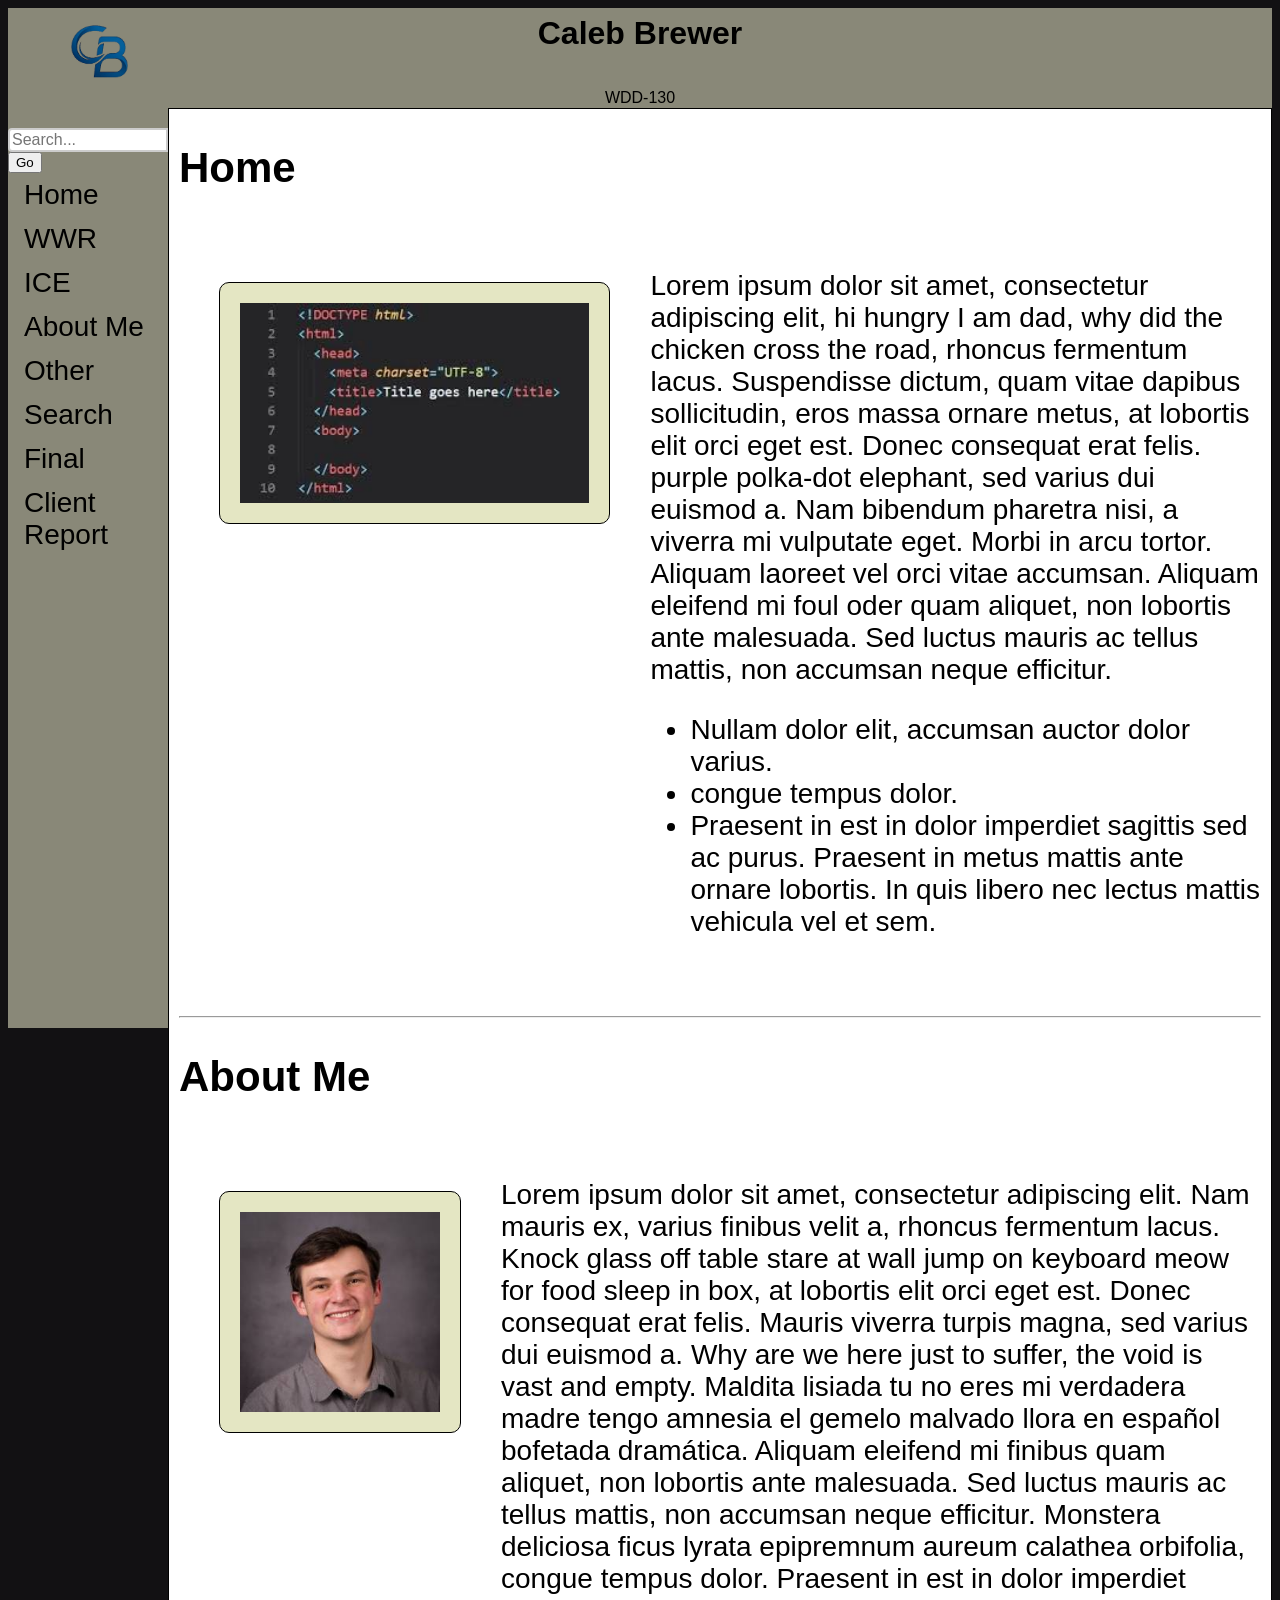
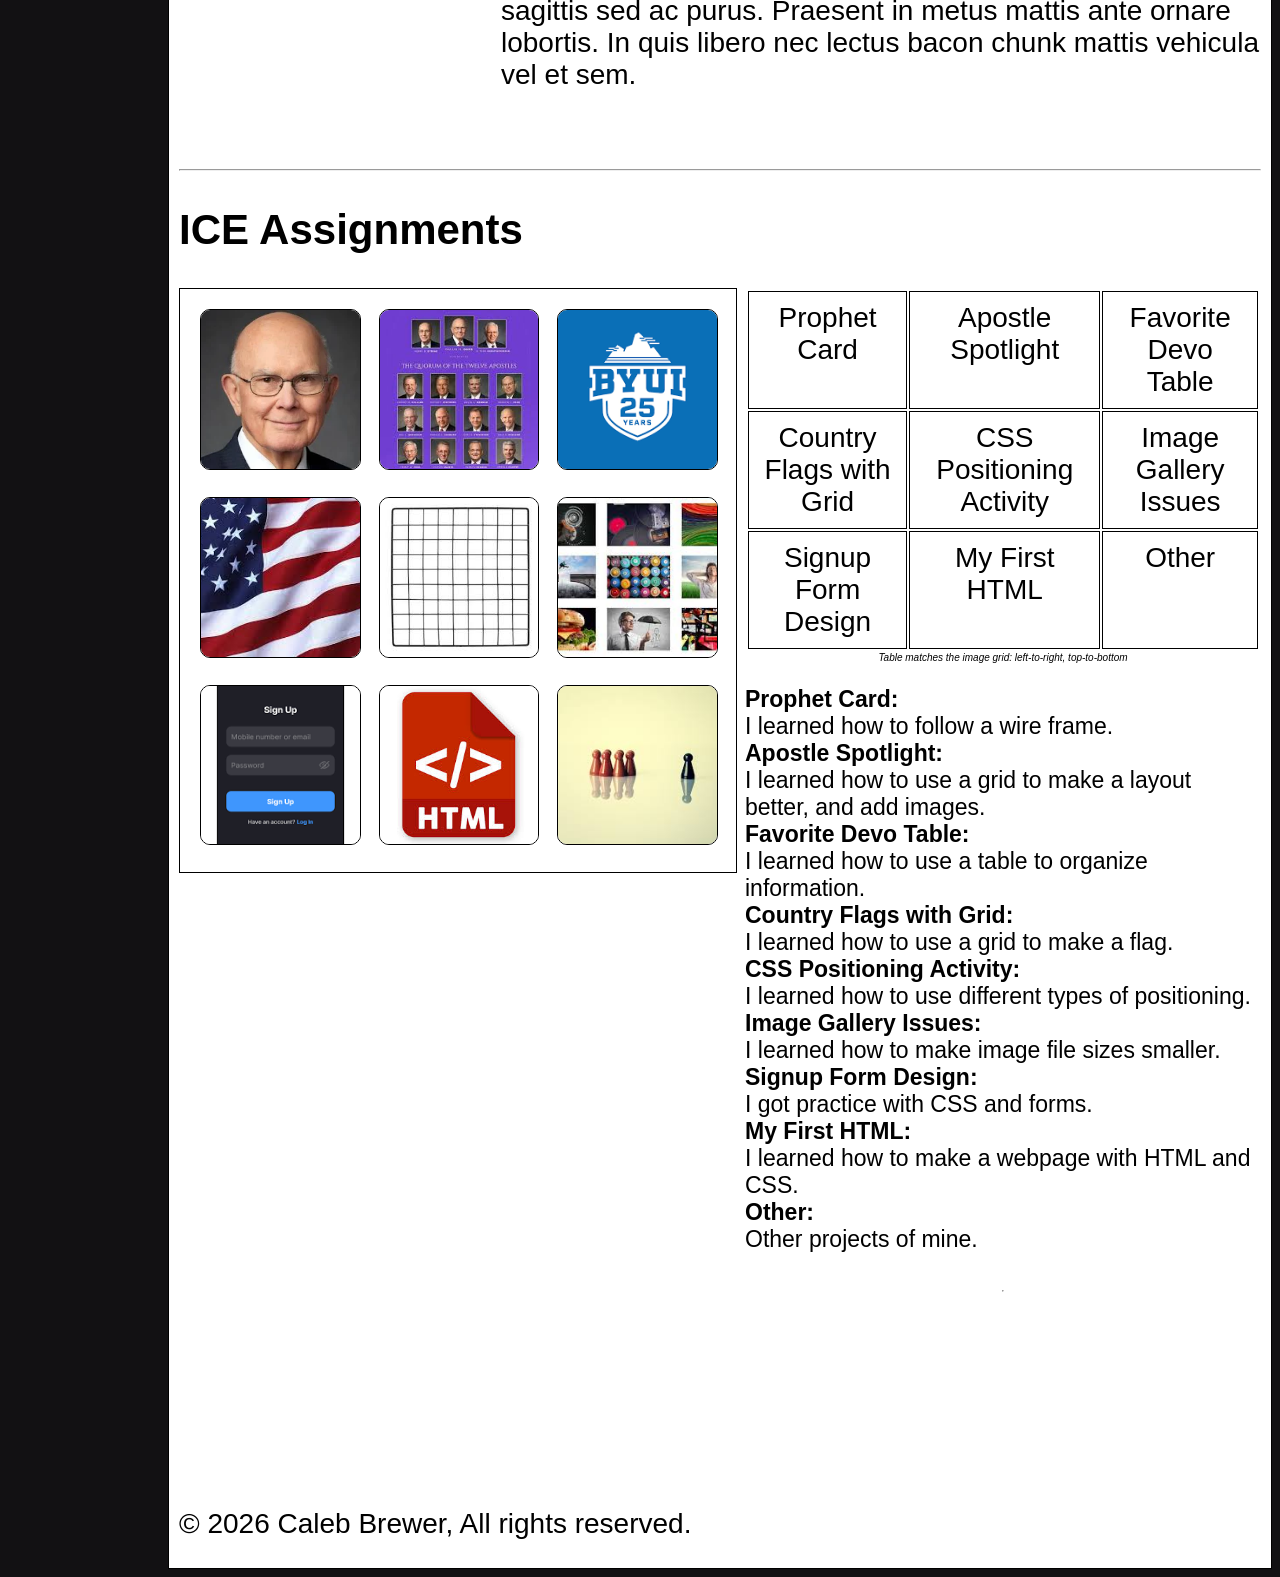
<file: index.html>
<!DOCTYPE html>
<html lang="en">

<head>
    <meta charset="UTF-8">
    <meta name="viewport" content="width=device-width, initial-scale=1.0">
    <title>Document</title>
    <link rel="stylesheet" href="styles\style.css">

</head>

<body>
    <div id="header">
        <img id="logo" src="images/Logo.png" alt="Logo">
        <hgroup>
            <h1> Caleb Brewer</h1>
            <p>WDD-130</p>
        </hgroup>
    </div>
    <div id="sidenav">
        <nav>
            <div id="search">
                <form>
                    <input type="search" placeholder="Search...">
                    <button type="submit">Go</button>
                </form>
            </div>
            <a href="#home">Home</a>
            <a href="White-Water-Rafting/WWR.html">WWR</a>
            <a href="ICE.html">ICE</a>
            <a href="#about-me">About Me</a>

            <a href="other.html">Other</a>
            <a href="Search.html">Search</a>
            <a href="https://brewercaleb341-oss.github.io/wdd130-Etienne/"> Final</a>
            <a href="client_report.html">Client Report</a>


        </nav>
    </div>
    <div id="main">
        <h2> Home</h2>
        <div id="home">
            <img id="html-photo" src="images/html.png" alt="Html Photo">
            <div>
                <p>
                    Lorem ipsum dolor sit amet, consectetur adipiscing elit, hi hungry I am dad, why did the chicken
                    cross the road, rhoncus fermentum lacus. Suspendisse dictum, quam vitae dapibus sollicitudin, eros
                    massa ornare
                    metus, at lobortis elit orci eget est. Donec consequat erat felis. purple polka-dot elephant, sed
                    varius dui euismod a. Nam bibendum pharetra nisi, a viverra mi vulputate eget. Morbi in arcu tortor.
                    Aliquam laoreet vel orci vitae accumsan. Aliquam eleifend mi foul oder quam aliquet, non lobortis
                    ante
                    malesuada. Sed luctus mauris ac tellus mattis, non accumsan neque efficitur.
                </p>

                <ul>
                    <li>Nullam dolor elit, accumsan auctor dolor varius. </li>
                    <li>congue tempus dolor.</li>
                    <li>Praesent in est in dolor imperdiet sagittis sed ac purus. Praesent in metus mattis ante ornare
                        lobortis. In quis libero nec lectus mattis vehicula vel et sem.</li>
                </ul>
            </div>

        </div>
        <hr>
        <h2> About Me</h2>
        <div id="about-me">
            <img id="mepic" src="images/profilePic-1.jpg" alt="My profile picture">
            <p>
                Lorem ipsum dolor sit amet, consectetur adipiscing elit. Nam mauris ex, varius finibus velit a, rhoncus
                fermentum lacus. Knock glass off table stare at wall jump on keyboard meow for food sleep in box, at
                lobortis elit orci eget est. Donec consequat erat felis. Mauris viverra turpis magna, sed varius dui
                euismod a. Why are we here just to suffer, the void is vast and empty. Maldita lisiada tu no eres mi
                verdadera madre tengo amnesia el gemelo malvado llora en español bofetada dramática. Aliquam eleifend mi
                finibus quam aliquet, non lobortis ante malesuada.
                Sed luctus mauris ac tellus mattis, non accumsan neque efficitur. Monstera deliciosa ficus lyrata
                epipremnum aureum calathea orbifolia, congue tempus dolor. Praesent in est in dolor imperdiet sagittis
                sed ac purus. Praesent in
                metus mattis ante ornare lobortis. In quis libero nec lectus bacon chunk mattis vehicula vel et sem.
            </p>
        </div>
        <hr>

        <h2> ICE Assignments</h2>
        <div id="ICEASSIGN">

            <div id="ICE">
                <div><a href="Web_Fundamentals_export\oaks\oaks.html" target="_blank"><img src="images\oaks.png"
                            alt="Prophet Card" title="Prophet Card"></a></div>
                <div><a href="Web_Fundamentals_export\apostle_spotlight\apostle_spotlight\apostle_spotlight\apostles.html"
                        target="_blank"><img src="images\12.png" alt="Apostle Spotlight" title="Apostle Spotlight"></a>
                </div>
                <div><a href="Web_Fundamentals_export\favorite_devo (2)\favorite_devo\favorite_devo\favdevo.html"
                        target="_blank"><img src="images\byui.png" alt="Favorite Devo Table"
                            title="Favorite Devo Table"></a></div>
                <div><a href="Web_Fundamentals_export\flags.html" target="_blank"><img src="images\flag.png"
                            alt="Country Flags with Grid" title="Country Flags with Grid"></a></div>
                <div><a href="Web_Fundamentals_export\positioning (2)\positioning\positioning\positioning.html"
                        target="_blank"><img src="images\grid.png" alt="CSS Positioning Activity"
                            title="CSS Positioning Activity"></a></div>
                <div><a href="Web_Fundamentals_export\gallery\gallery\gallery.html" target="_blank"><img
                            src="images\img.png" alt="Image Gallery Issues" title="Image Gallery Issues"></a></div>
                <div><a href="Web_Fundamentals_export\signup\signup\signup.html" target="_blank"><img
                            src="images\signup.png" alt="Signup Form Design" title="Signup Form Design"></a></div>
                <div><a href="#" target="_blank"><img src="images\myfirst.png" alt="My First HTML"
                            title="My First HTML"></a></div>
                <div><a href="other.html" target="_blank"><img src="images\other.png" alt="Other" title="Other"></a>
                </div>
            </div>
            <div id="table1">
                <table>
                    <caption>Table matches the image grid: left-to-right, top-to-bottom</caption>
                    <tr>
                        <td>Prophet Card</td>
                        <td>Apostle Spotlight</td>
                        <td>Favorite Devo Table</td>
                    </tr>
                    <tr>
                        <td>Country Flags with Grid</td>
                        <td>CSS Positioning Activity</td>
                        <td>Image Gallery Issues</td>
                    </tr>
                    <tr>
                        <td>Signup Form Design</td>
                        <td>My First HTML</td>
                        <td>Other</td>
                    </tr>
                </table>
            </div>

            <div id="ICEPAR">
                <p>
                <div class="bold">Prophet Card:</div> I learned how to follow a wire frame. <br>
                <div class="bold">Apostle Spotlight:</div> I learned how to use a grid to make a layout better, and add
                images.<br>
                <div class="bold">Favorite Devo Table:</div> I learned how to use a table to organize information.<br>
                <div class="bold">Country Flags with Grid:</div> I learned how to use a grid to make a flag.<br>
                <div class="bold">CSS Positioning Activity:</div> I learned how to use different types of
                positioning.<br>
                <div class="bold">Image Gallery Issues:</div> I learned how to make image file sizes smaller.<br>
                <div class="bold">Signup Form Design:</div> I got practice with CSS and forms.<br>
                <div class="bold">My First HTML:</div> I learned how to make a webpage with HTML and CSS.<br>
                <div class="bold">Other:</div> Other projects of mine.
                </p>
            </div>
            <br>
            <hr>
        </div>
        <div id="footer" style="margin-top:200px;">
            <p>&copy; 2026 Caleb Brewer, All rights reserved.</p>
        </div>
    </div>
</body>

</html>
</file>
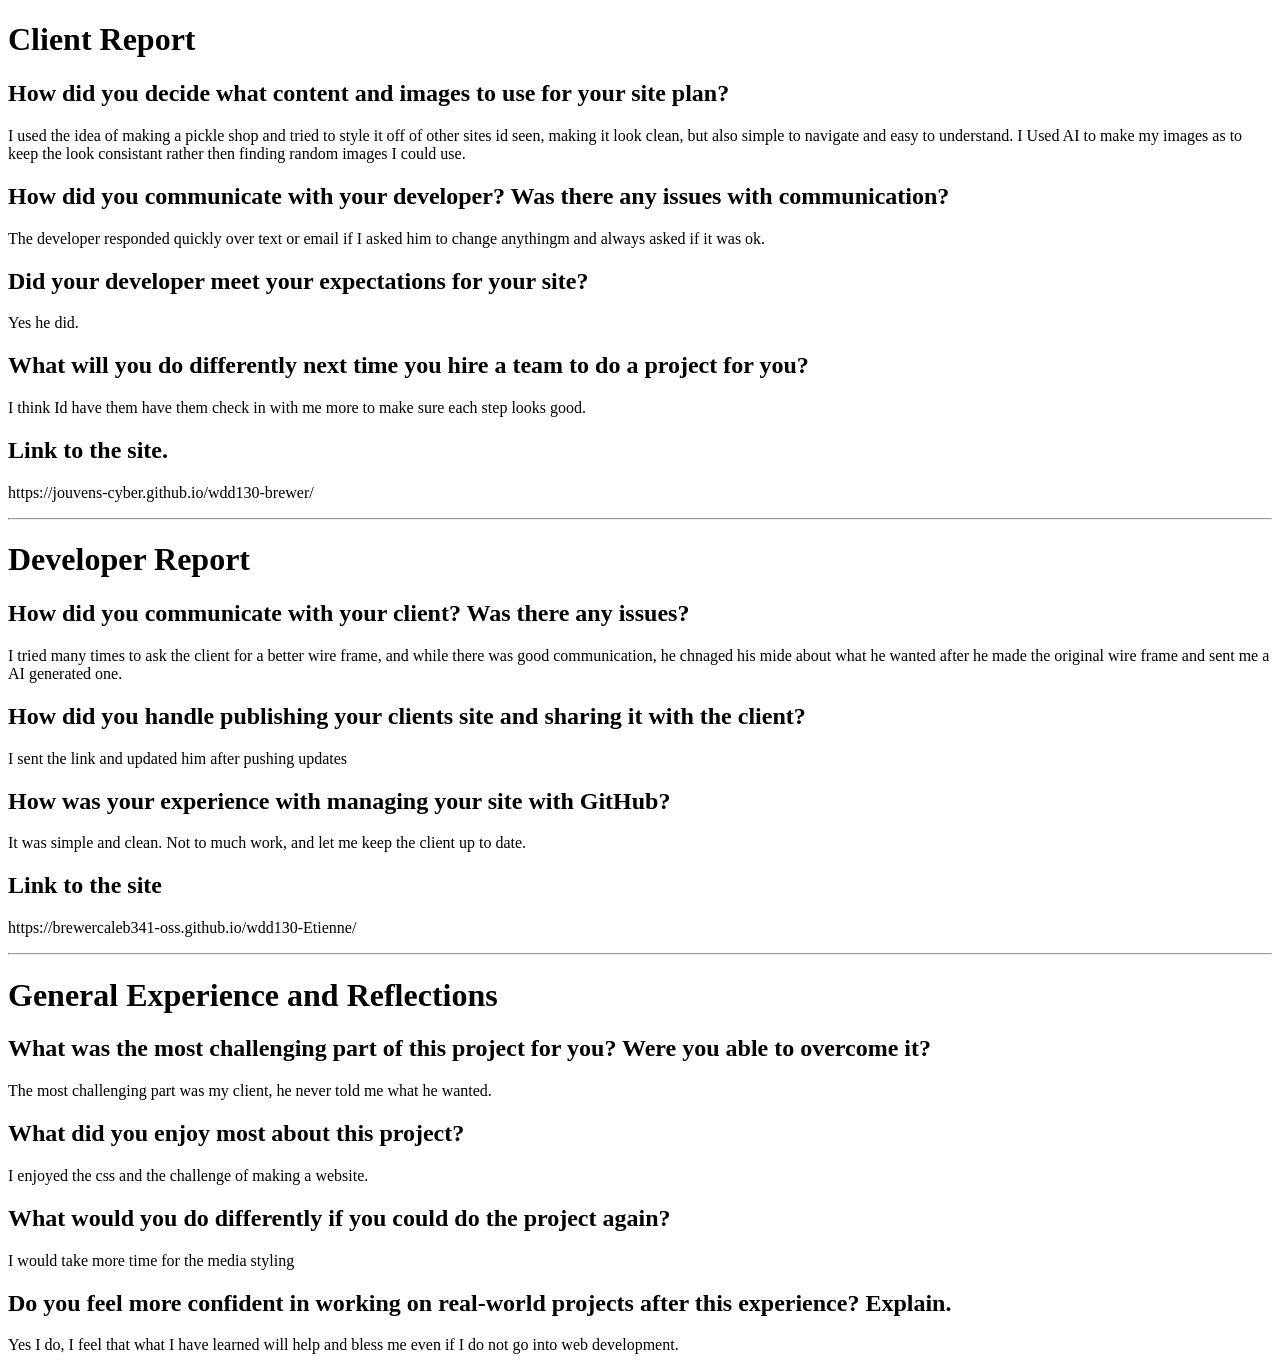
<file: client_report.html>
<!DOCTYPE html>
<html lang="en">

<head>
    <meta charset="UTF-8">
    <meta name="viewport" content="width=device-width, initial-scale=1.0">
    <title>Client Report</title>
</head>

<body>
    <p>
    <h1>Client Report</h1>
    <h2> How did you decide what content and images to use for your site plan?</h2>
    <p>I used the idea of making a pickle shop and tried to style it off of other sites id seen, making it look clean,
        but also simple to navigate and easy to understand. I Used AI to make my images as to keep the look consistant
        rather then finding random images I could use.</p>
    <h2> How did you communicate with your developer? Was there any issues with communication?</h2>
    <p> The developer responded quickly over text or email if I asked him to change anythingm and always asked if it was
        ok. </p>
    <h2>Did your developer meet your expectations for your site?</h2>
    <p> Yes he did.</p>
    <h2> What will you do differently next time you hire a team to do a project for you?</h2>
    <p>I think Id have them have them check in with me more to make sure each step looks good.</p>
    <h2>Link to the site.</h2>
    <p>https://jouvens-cyber.github.io/wdd130-brewer/</p>
    <hr>

    <h1>Developer Report</h1>
    <h2>How did you communicate with your client? Was there any issues?</h2>
    <p>I tried many times to ask the client for a better wire frame, and while there was good communication, he chnaged
        his mide about what he wanted after he made the original wire frame and sent me a AI generated one.</p>
    <h2>How did you handle publishing your clients site and sharing it with the client?</h2>
    <p>I sent the link and updated him after pushing updates</p>
    <h2>How was your experience with managing your site with GitHub?</h2>
    <p>It was simple and clean. Not to much work, and let me keep the client up to date.</p>
    <h2>Link to the site</h2>
    <p>https://brewercaleb341-oss.github.io/wdd130-Etienne/</p>

    <hr>

    <h1>General Experience and Reflections</h1>
    <h2>What was the most challenging part of this project for you? Were you able to overcome it?</h2>
    <p> The most challenging part was my client, he never told me what he wanted.</p>
    <h2>What did you enjoy most about this project?</h2>
    <p> I enjoyed the css and the challenge of making a website.</p>
    <h2>What would you do differently if you could do the project again?</h2>
    <p>I would take more time for the media styling</p>
    <h2>Do you feel more confident in working on real-world projects after this experience? Explain.</h2>
    <p>Yes I do, I feel that what I have learned will help and bless me even if I do not go into web development. </p>

    </p>

</body>

</html>
</file>
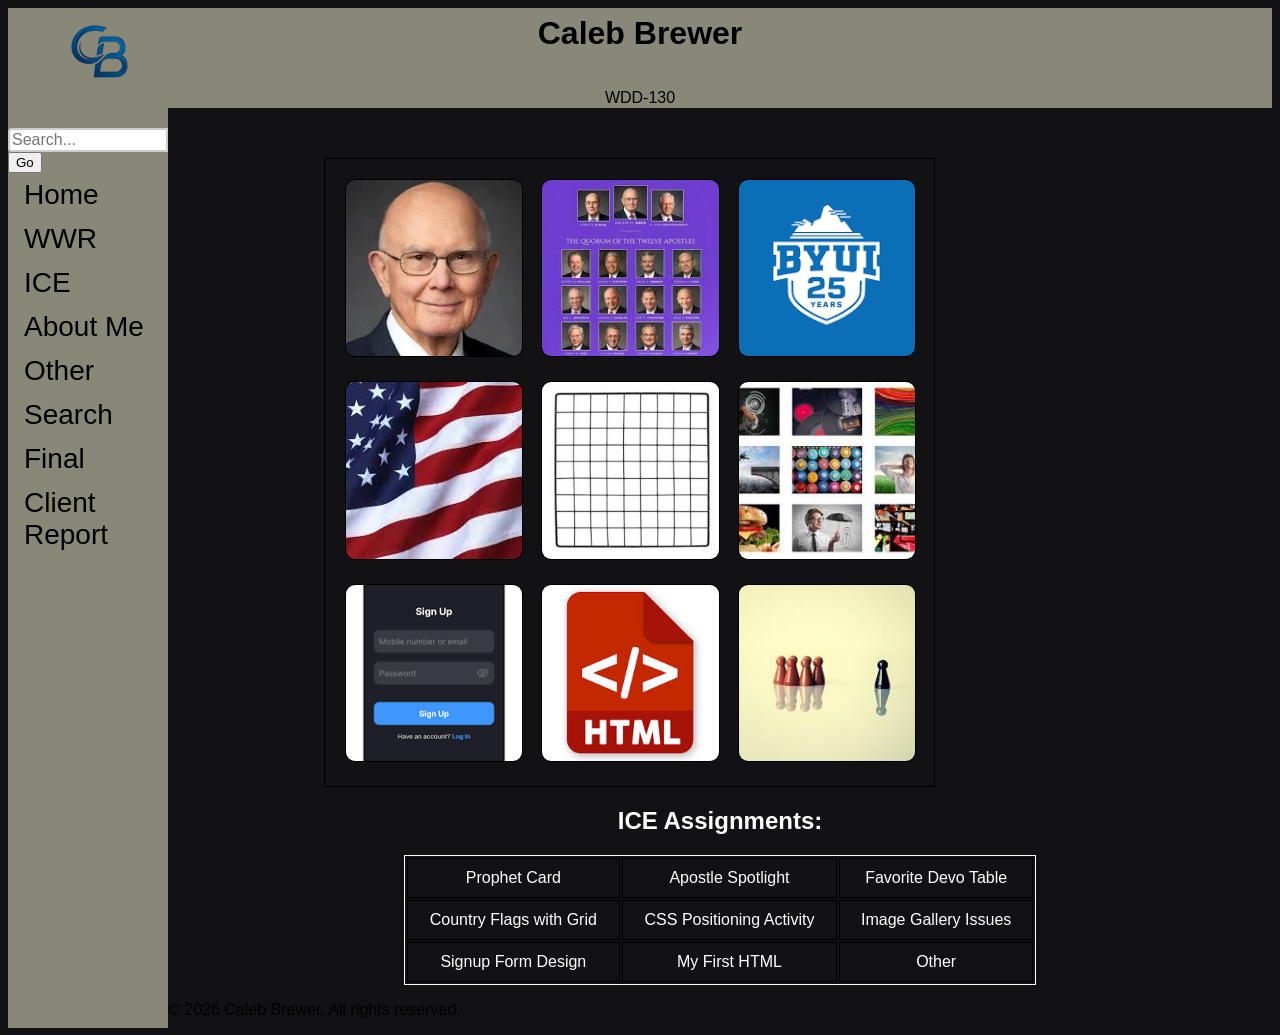
<file: ICE.html>
<!DOCTYPE html>
<html lang="en">

<head>
    <meta charset="UTF-8">
    <meta name="viewport" content="width=device-width, initial-scale=1.0">
    <title>Document</title>
    <link rel="stylesheet" href="styles\style.css">

</head>

<body>
    <div id="header">
        <img id="logo" src="images/Logo.png" alt="Logo">
        <hgroup>
            <h1> Caleb Brewer</h1>
            <p>WDD-130</p>
        </hgroup>
    </div>
    <div id="sidenav">
        <nav>
            <form>
                <input type="search" placeholder="Search...">
                <button type="submit">Go</button>
            </form>
            <a href="index.html">Home</a>
            <a href="White-Water-Rafting/WWR.html">WWR</a>
            <a href="ICE.html">ICE</a>
            <a href="index.html#about-me">About Me</a>
            <a href="#other">Other</a>
            <a href="Search.html">Search</a>
            <a href="https://brewercaleb341-oss.github.io/wdd130-Etienne/"> Final</a>
            <a href="client_report.html">Client Report</a>
        </nav>
    </div>

    <div id="ICEPAGE">
        <div><a href="Web_Fundamentals_export\oaks\oaks.html" target="_blank"><img src="images\oaks.png"
                    alt="Prophet Card" title="Prophet Card"></a></div>
        <div><a href="Web_Fundamentals_export\apostle_spotlight\apostle_spotlight\apostle_spotlight\apostles.html"
                target="_blank"><img src="images\12.png" alt="Apostle Spotlight" title="Apostle Spotlight"></a></div>
        <div><a href="Web_Fundamentals_export\favorite_devo (2)\favorite_devo\favorite_devo\favdevo.html"
                target="_blank"><img src="images\byui.png" alt="Favorite Devo Table" title="Favorite Devo Table"></a>
        </div>
        <div><a href="Web_Fundamentals_export\flags.html" target="_blank"><img src="images\flag.png"
                    alt="Country Flags with Grid" title="Country Flags with Grid"></a></div>
        <div><a href="Web_Fundamentals_export\positioning (2)\positioning\positioning\positioning.html"
                target="_blank"><img src="images\grid.png" alt="CSS Positioning Activity"
                    title="CSS Positioning Activity"></a></div>
        <div><a href="Web_Fundamentals_export\gallery\gallery\gallery.html" target="_blank"><img src="images\img.png"
                    alt="Image Gallery Issues" title="Image Gallery Issues"></a></div>
        <div><a href="#" target="_blank"><img src="images\signup.png" alt="Signup Form Design"
                    title="Signup Form Design"></a></div>
        <div><a href="#" target="_blank"><img src="images\myfirst.png" alt="My First HTML" title="My First HTML"></a>
        </div>
        <div><a href="#" target="_blank"><img src="images\other.png" alt="Other" title="Other"></a></div>
    </div>
    <h2 style="text-align: center; color: white;">ICE Assignments:</h2>
    <table style="color: white; text-align: center; margin-left: auto; margin-right: auto;">
        <tr>
            <td>Prophet Card</td>
            <td>Apostle Spotlight</td>
            <td>Favorite Devo Table</td>
        </tr>
        <tr>
            <td>Country Flags with Grid</td>
            <td>CSS Positioning Activity</td>
            <td>Image Gallery Issues</td>
        </tr>
        <tr>
            <td>Signup Form Design</td>
            <td>My First HTML</td>
            <td>Other</td>
        </tr>
    </table>

    <div id="footer">
        <p>&copy; 2026 Caleb Brewer, All rights reserved.</p>
    </div>
</body>

</html>
</file>
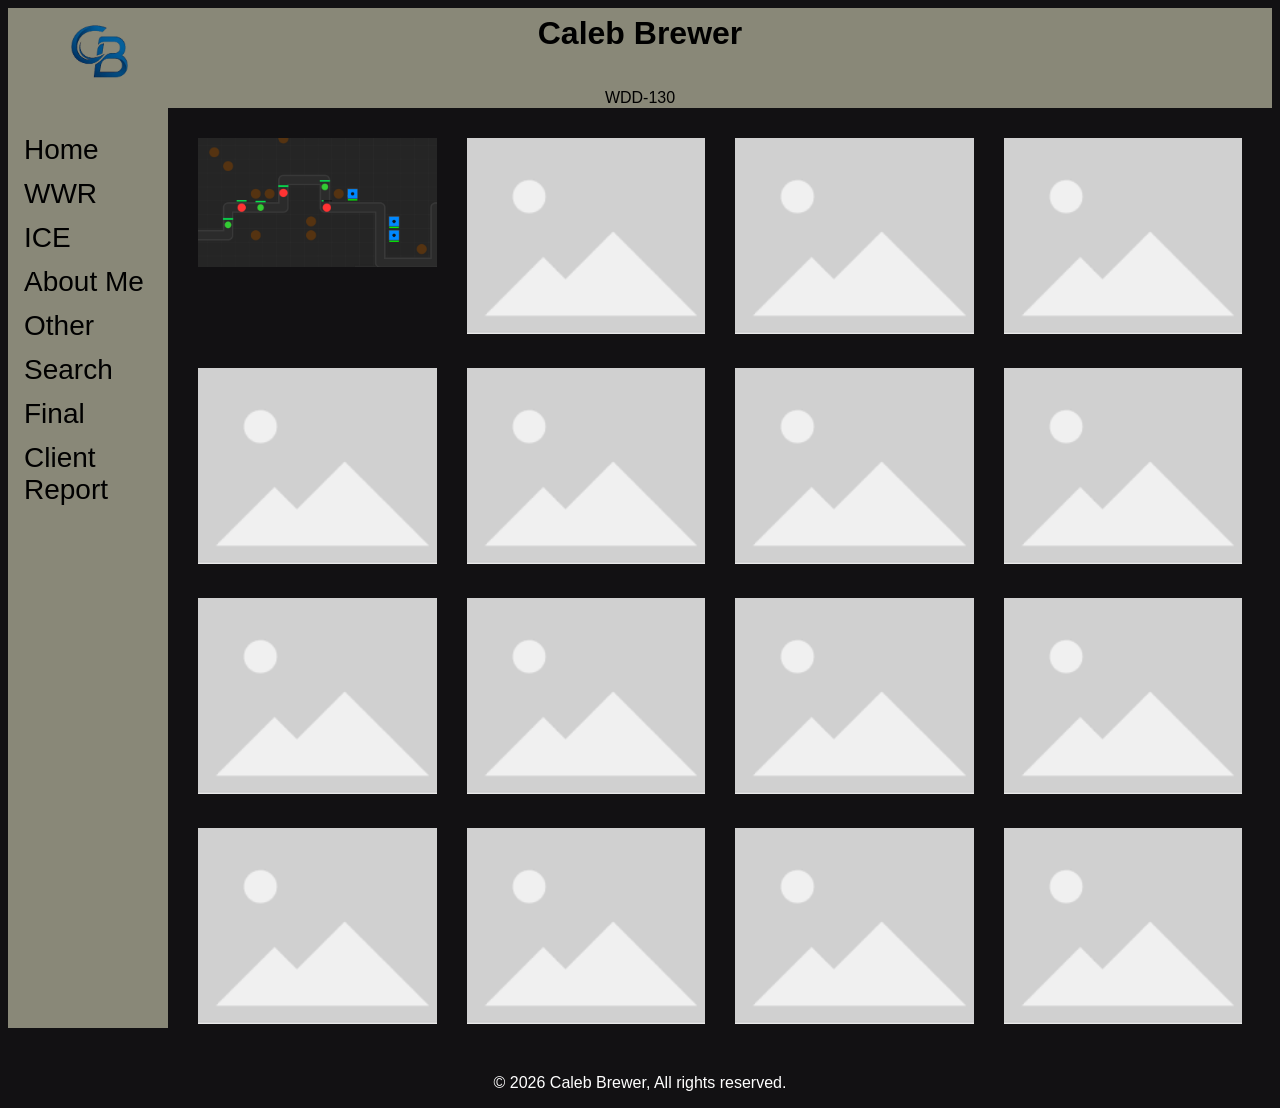
<file: other.html>
<!DOCTYPE html>
<html lang="en">

<head>
    <meta charset="UTF-8">
    <meta name="viewport" content="width=device-width, initial-scale=1.0">
    <title>Document</title>
    <link rel="stylesheet" href="styles\style.css">
</head>

<body>
    <div id="header">
        <img id="logo" src="images/Logo.png" alt="Logo">
        <hgroup>
            <h1> Caleb Brewer</h1>
            <p>WDD-130</p>
        </hgroup>
    </div>
    <div id="sidenav">
        <nav>
            <a href="index.html">Home</a>
            <a href="White-Water-Rafting/WWR.html">WWR</a>
            <a href="ICE.html">ICE</a>
            <a href="#about-me">About Me</a>
            <a href="#other">Other</a>
            <a href="Search.html">Search</a>
            <a href="https://brewercaleb341-oss.github.io/wdd130-Etienne/"> Final</a>
            <a href="client_report.html">Client Report</a>

        </nav>
    </div>
    <div id="othergrid">
        <div><a href="other\TOWER.html" target="_blank"><img src="images\towerdef.png" alt="" title=""></a>
        </div>
        <div><a href="Place holder" target="_blank"><img src="images\placeholderimg.png" alt="" title=""></a>
        </div>
        <div><a href="Place holder" target="_blank"><img src="images\placeholderimg.png" alt="" title=""></a>
        </div>
        <div><a href="Place holder" target="_blank"><img src="images\placeholderimg.png" alt="" title=""></a>
        </div>
        <div><a href="Place holder" target="_blank"><img src="images\placeholderimg.png" alt="" title=""></a>
        </div>
        <div><a href="Place holder" target="_blank"><img src="images\placeholderimg.png" alt="" title=""></a>
        </div>
        <div><a href="Place holder" target="_blank"><img src="images\placeholderimg.png" alt="" title=""></a>
        </div>
        <div><a href="Place holder" target="_blank"><img src="images\placeholderimg.png" alt="" title=""></a>
        </div>
        <div><a href="Place holder" target="_blank"><img src="images\placeholderimg.png" alt="" title=""></a>
        </div>
        <div><a href="Place holder" target="_blank"><img src="images\placeholderimg.png" alt="" title=""></a>
        </div>
        <div><a href="Place holder" target="_blank"><img src="images\placeholderimg.png" alt="" title=""></a>
        </div>
        <div><a href="Place holder" target="_blank"><img src="images\placeholderimg.png" alt="" title=""></a>
        </div>
        <div><a href="Place holder" target="_blank"><img src="images\placeholderimg.png" alt="" title=""></a>
        </div>
        <div><a href="Place holder" target="_blank"><img src="images\placeholderimg.png" alt="" title=""></a>
        </div>
        <div><a href="Place holder" target="_blank"><img src="images\placeholderimg.png" alt="" title=""></a>
        </div>
        <div><a href="Place holder" target="_blank"><img src="images\placeholderimg.png" alt="" title=""></a>
        </div>
    </div>
    <div id="footer">
        <p style="color: white; text-align: center;">&copy; 2026 Caleb Brewer, All rights reserved.</p>
    </div>
    </div>
</body>

</html>
</file>
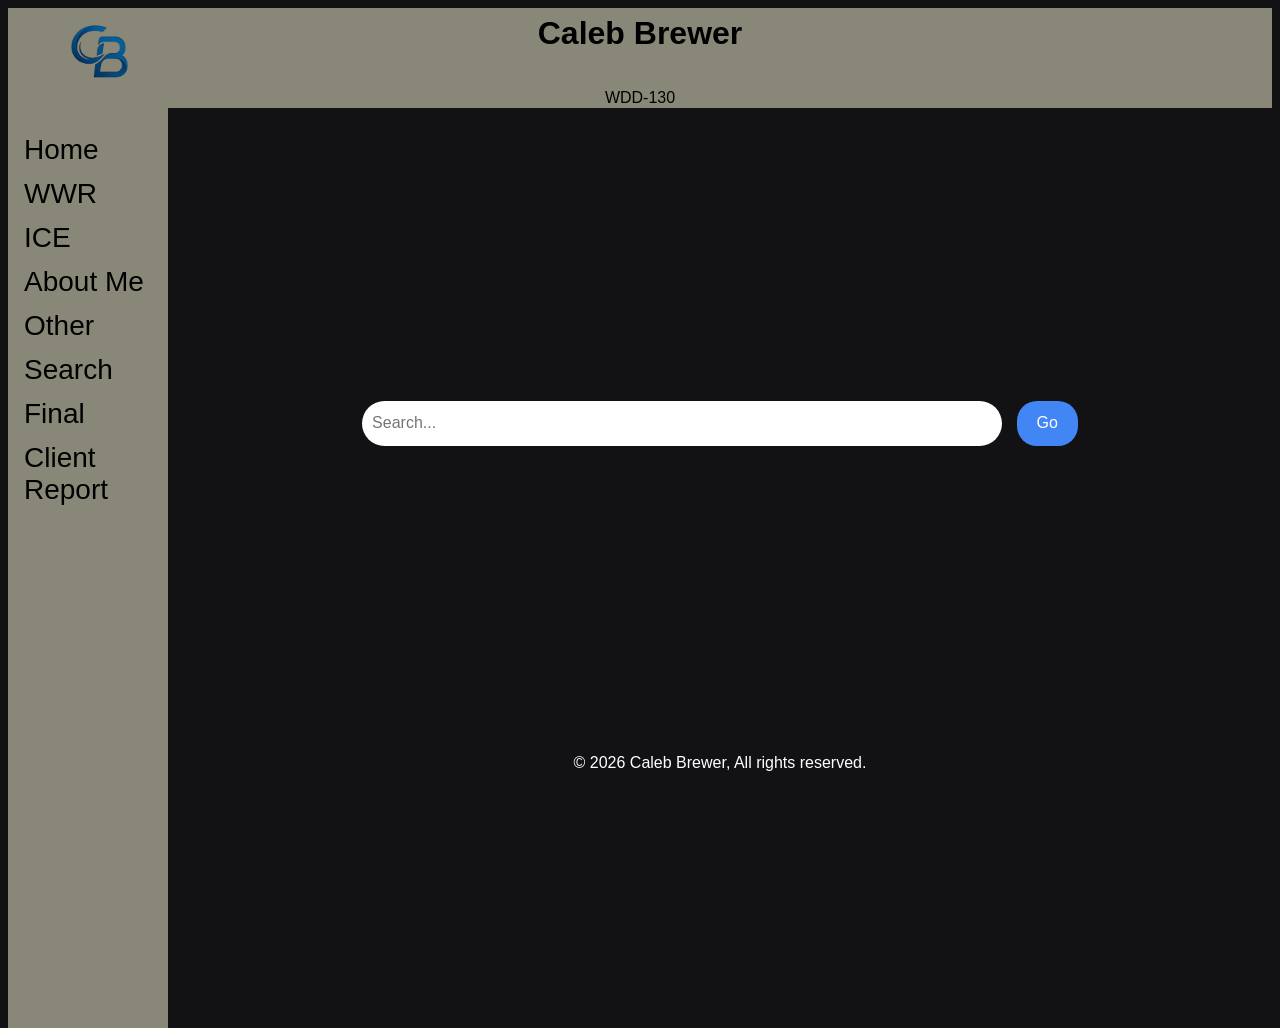
<file: Search.html>
<!DOCTYPE html>
<html lang="en">

<head>
    <meta charset="UTF-8">
    <meta name="viewport" content="width=device-width, initial-scale=1.0">
    <title>Document</title>
    <link rel="stylesheet" href="styles\style.css">
    <style>

        #searchscreen input {
            padding: 10px;
            font-size: 16px;
            border: none;
            border-radius: 40px;
            width: 50vw;
            margin-right: 10px;
            height: 5vh;

        }

        #searchscreen button {
            padding: 10px 20px;
            font-size: 16px;
            border: none;
            border-radius: 20px;
            background-color: #4285F4;
            /*Blue */
            color: white;
            cursor: pointer;
            height: 5vh;
        }
    </style>
</head>

<body>
    <div id="header">
        <img id="logo" src="images/Logo.png" alt="Logo">
        <hgroup>
            <h1> Caleb Brewer</h1>
            <p>WDD-130</p>
        </hgroup>
    </div>
    <div id="sidenav">
        <nav>
            <a href="index.html">Home</a>
            <a href="White-Water-Rafting/WWR.html">WWR</a>
            <a href="ICE.html">ICE</a>
            <a href="#about-me">About Me</a>
            <a href="#other">Other</a>
            <a href="Search.html">Search</a>
            <a href="https://brewercaleb341-oss.github.io/wdd130-Etienne/"> Final</a>
            <a href="client_report.html">Client Report</a>

        </nav>
    </div>
    <div id="searchscreen">
        <form action="https://www.google.com/search" method="GET" target="_blank">
            <input type="search" name="q" placeholder="Search...">
            <button type="submit">Go</button>
        </form>
    </div>
    <div id="footer">
        <p style="color: white; text-align: center;"> &copy; 2026 Caleb Brewer, All rights reserved.</p>
    </div>
    </div>
</body>

</html>
</file>
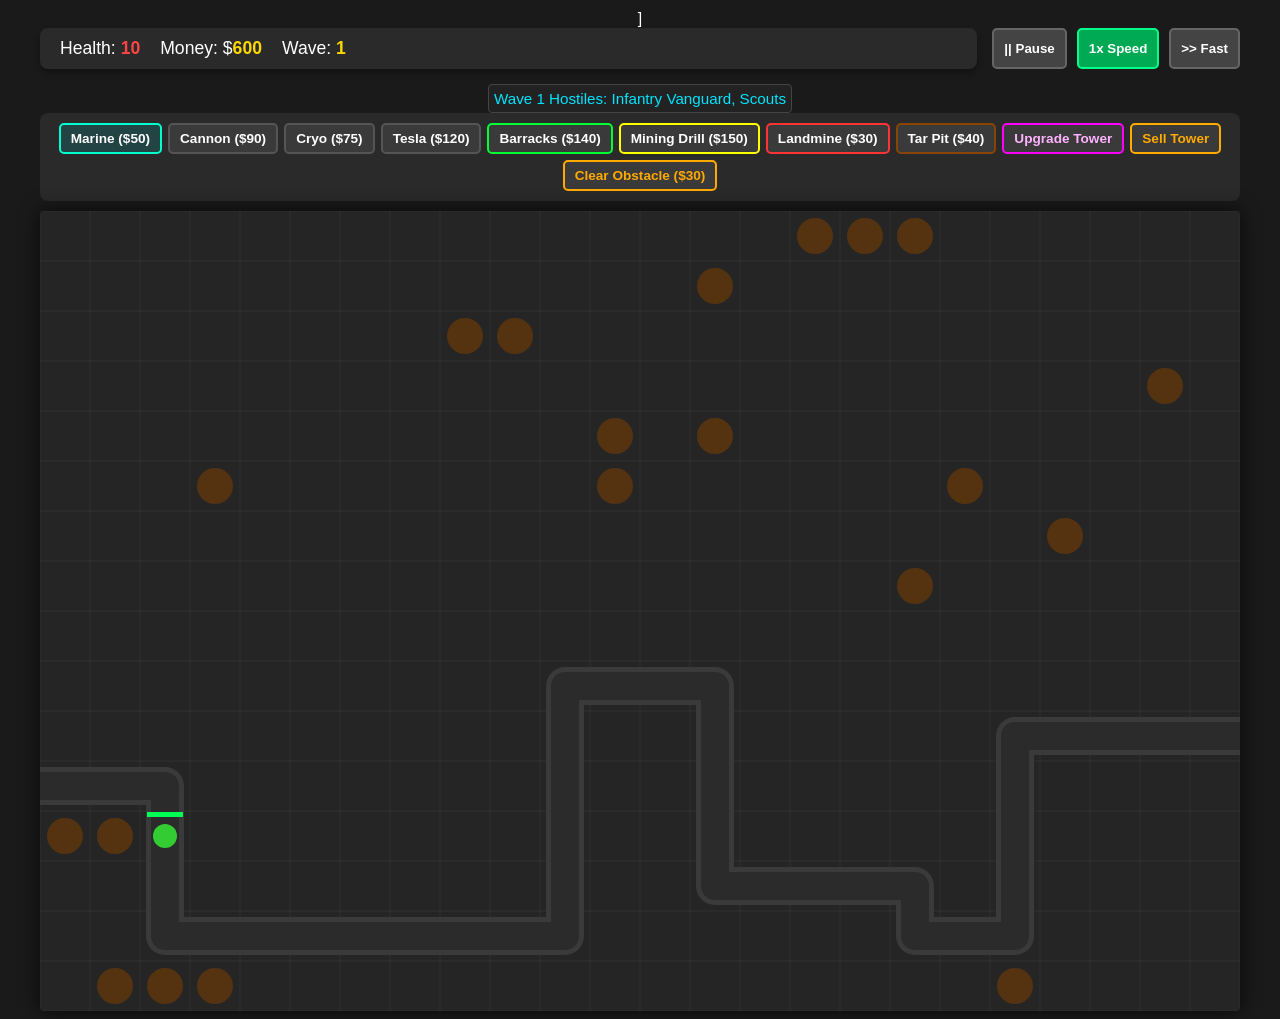
<file: other/TOWER.html>
]<!DOCTYPE html>
<html lang="en">
<head>
    <meta charset="UTF-8">
    <meta name="viewport" content="width=device-width, initial-scale=1.0">
    <title>Procedural Tower Defense - Huge Map & Hardcore Difficulty</title>
    <style>
        body {
            font-family: Arial, sans-serif;
            display: flex;
            flex-direction: column;
            align-items: center;
            background-color: #1a1a1a;
            color: #fff;
            margin-top: 10px;
            user-select: none;
        }
        #top-bar {
            display: flex;
            gap: 15px;
            margin-bottom: 10px;
            width: 1200px; /* Matched to new canvas width */
            justify-content: space-between;
        }
        #ui-panel {
            display: flex;
            gap: 20px;
            background: #2a2a2a;
            padding: 10px 20px;
            border-radius: 8px;
            font-size: 1.1rem;
            box-shadow: 0 4px 6px rgba(0,0,0,0.3);
            flex-grow: 1;
        }
        #controls {
            display: flex;
            gap: 10px;
        }
        .ctrl-btn {
            background: #444; color: white; border: 2px solid #666;
            padding: 10px; border-radius: 5px; cursor: pointer; font-weight: bold;
        }
        .ctrl-btn.active { background: #00aa55; border-color: #00ff88; }
        .stat { font-weight: bold; color: #ffd700; }
        #health-val { color: #ff4444; }
        #wave-info { color: #00e5ff; font-size: 0.95rem; margin-top: 5px; text-align: center; background: #222; padding: 5px; border-radius: 4px; border: 1px solid #444;}
        
        #shop {
            display: flex;
            flex-wrap: wrap;
            justify-content: center;
            gap: 6px;
            width: 1200px; /* Matched to new canvas width */
            margin-bottom: 10px;
            background: #2a2a2a;
            padding: 10px;
            border-radius: 8px;
            box-sizing: border-box;
        }
        .shop-btn {
            background: #3a3a3a; color: white; border: 2px solid #555;
            padding: 6px 10px; border-radius: 5px; cursor: pointer;
            font-weight: bold; font-size: 0.85rem; transition: all 0.2s;
        }
        .shop-btn:hover { background: #4a4a4a; }
        .shop-btn.selected { border-color: #00ffcc; background: #224444; }
        .tool-btn { border-color: #ffaa00; color: #ffaa00; }
        .tool-btn.selected { background: #553300; border-color: #ffcc00; color: white;}
        .upg-btn { border-color: #ff00ff; color: #ffb3ff; }
        .upg-btn.selected { background: #4a004a; border-color: #ff00ff; color: white;}
        
        canvas {
            background-color: #252525;
            box-shadow: 0 0 20px rgba(0,0,0,0.7);
            cursor: crosshair;
            border-radius: 4px;
        }
    </style>
</head>
<body>

    <div id="top-bar">
        <div id="ui-panel">
            <div>Health: <span id="health-val" class="stat">10</span></div>
            <div>Money: $<span id="money" class="stat">600</span></div> <!-- Buffed starting money -->
            <div>Wave: <span id="wave" class="stat">1</span></div>
        </div>
        <div id="controls">
            <button class="ctrl-btn" id="btn-pause" onclick="togglePause()">|| Pause</button>
            <button class="ctrl-btn active" id="btn-1x" onclick="setSpeed(1)">1x Speed</button>
            <button class="ctrl-btn" id="btn-2x" onclick="setSpeed(2)">>> Fast</button>
        </div>
    </div>
    <div id="wave-info">Scanners Online: Awaiting Hostiles...</div>

    <div id="shop">
        <button class="shop-btn selected" onclick="selectTool('basic', 50, this)">Marine ($50)</button>
        <button class="shop-btn" onclick="selectTool('cannon', 90, this)">Cannon ($90)</button>
        <button class="shop-btn" onclick="selectTool('ice', 75, this)">Cryo ($75)</button>
        <button class="shop-btn" onclick="selectTool('tesla', 120, this)">Tesla ($120)</button>
        <button class="shop-btn" style="border-color: #00ff33;" onclick="selectTool('barracks', 140, this)">Barracks ($140)</button>
        
        <!-- Economy & Traps -->
        <button class="shop-btn" style="border-color: #ffff00;" onclick="selectTool('drill', 150, this)">Mining Drill ($150)</button>
        <button class="shop-btn" style="border-color: #ff3333;" onclick="selectTool('mine', 30, this)">Landmine ($30)</button>
        <button class="shop-btn" style="border-color: #884400;" onclick="selectTool('tar', 40, this)">Tar Pit ($40)</button>

        <!-- Tools -->
        <button class="shop-btn upg-btn" onclick="selectTool('upgrade', 0, this)">Upgrade Tower</button>
        <button class="shop-btn tool-btn" onclick="selectTool('sell', 0, this)">Sell Tower</button>
        <button class="shop-btn tool-btn" onclick="selectTool('clear', 30, this)">Clear Obstacle ($30)</button>
    </div>

    <!-- MASSIVE CANVAS UPDATE -->
    <canvas id="gameCanvas" width="1200" height="800"></canvas>

    <script>
        const canvas = document.getElementById('gameCanvas');
        const ctx = canvas.getContext('2d');

        const CELL_SIZE = 50;
        const COLS = canvas.width / CELL_SIZE;  // Now 24 cols
        const ROWS = canvas.height / CELL_SIZE; // Now 16 rows

        let health = 10;
        let money = 600; // Increased starting cash
        let wave = 1;
        let frame = 0;
        let gameOver = false;
        
        let isPaused = false;
        let gameSpeed = 1;

        let selectedTool = 'basic';
        let selectedCost = 50;

        const enemies = [];
        const towers = [];
        const projectiles = [];
        const enemyProjectiles = [];
        const alliedTroops = []; 
        const floatingTexts = []; 
        
        const path = []; 
        let pathGrid = []; 
        const obstacles = []; 

        let hoverC = -1;
        let hoverR = -1;
        let isHovering = false;

        // Wave Management
        let enemiesToSpawn = 15;
        let enemiesSpawned = 0;
        let spawnTimer = 0;
        let bossActive = false;

        const ENEMY_TYPES = {
            scout:    { name: 'Scouts', speed: 2.5, health: 40, worth: 15, color: '#33cc33', radius: 12, type: 'normal' },
            normal:   { name: 'Infantry Vanguard', speed: 1.4, health: 90, worth: 20, color: '#ff3333', radius: 15, type: 'normal' },
            tank:     { name: 'Heavy Armor', speed: 0.7, health: 380, worth: 55, color: '#aa33ff', radius: 22, type: 'normal' },
            attacker: { name: 'Shock Troopers', speed: 1.1, health: 120, worth: 40, color: '#ff9900', radius: 16, type: 'attacker', range: 150, cooldown: 55 },
            infantry: { name: 'Rogue Infantry', speed: 0.9, health: 65, worth: 25, color: '#dddddd', radius: 10, type: 'infantry', offRoad: true },
            behemoth: { name: 'BOSS BEHEMOTH', speed: 0.35, health: 1500, worth: 250, color: '#660066', radius: 30, type: 'boss' }
        };

        const TOWER_TYPES = {
            basic:    { cost: 50,  range: 130, damage: 25, cooldown: 30, color: '#0088ff', maxHp: 100, isTrap: false },
            cannon:   { cost: 90,  range: 190, damage: 85, cooldown: 75, color: '#a32a2a', maxHp: 150, isTrap: false },
            ice:      { cost: 75,  range: 110, damage: 6,  cooldown: 20, color: '#00eeee', maxHp: 100, slow: true, isTrap: false },
            tesla:    { cost: 120, range: 150, damage: 14, cooldown: 10, color: '#ffd700', maxHp: 120, isEnergy: true, isTrap: false },
            barracks: { cost: 140, range: 240, damage: 0,  cooldown: 90, color: '#00ff33', maxHp: 200, isSpawner: true, maxTroops: 4, isTrap: false },
            drill:    { cost: 150, range: 0,   damage: 0,  cooldown: 180,color: '#ffff00', maxHp: 80,  isDrill: true, isTrap: false },
            mine:     { cost: 30,  range: 25,  damage: 400,cooldown: 0,  color: '#ff3333', maxHp: 999, isTrap: true, isMine: true },
            tar:      { cost: 40,  range: 20,  damage: 0,  cooldown: 0,  color: '#222222', maxHp: 999, isTrap: true, isTar: true }
        };

        // --- MAP GEN & OBSTACLES ---
        function generateProceduralMap() {
            path.length = 0;
            pathGrid = Array(COLS).fill(0).map(() => Array(ROWS).fill(false));
            obstacles.length = 0;
            
            let c = 0;
            let r = Math.floor(Math.random() * (ROWS - 4)) + 2; 
            
            path.push({ x: 0, y: r * CELL_SIZE + CELL_SIZE / 2 });
            pathGrid[c][r] = true;

            while (c < COLS - 1) {
                // Move Right
                let moveR = Math.floor(Math.random() * 3) + 2; 
                for (let i = 0; i < moveR; i++) {
                    if (c < COLS - 1) { c++; pathGrid[c][r] = true; }
                }
                path.push({ x: c * CELL_SIZE + CELL_SIZE / 2, y: r * CELL_SIZE + CELL_SIZE / 2 });
                if (c >= COLS - 1) break;

                // Move Up/Down
                let goUp = Math.random() > 0.5;
                let moveY = Math.floor(Math.random() * 4) + 2; // Can move further up/down on huge map
                
                for (let i = 0; i < moveY; i++) {
                    if (goUp && r > 1) { r--; pathGrid[c][r] = true; } 
                    else if (!goUp && r < ROWS - 2) { r++; pathGrid[c][r] = true; }
                }
                path.push({ x: c * CELL_SIZE + CELL_SIZE / 2, y: r * CELL_SIZE + CELL_SIZE / 2 });
            }
            path.push({ x: COLS * CELL_SIZE + CELL_SIZE, y: r * CELL_SIZE + CELL_SIZE / 2 });

            // Generate Obstacles (Meteorites)
            for (let i = 0; i < COLS; i++) {
                for (let j = 0; j < ROWS; j++) {
                    if (!pathGrid[i][j] && Math.random() < 0.05) { // 5% coverage
                        obstacles.push({ c: i, r: j });
                    }
                }
            }
        }

        // --- QOL CONTROLS ---
        window.togglePause = function() {
            isPaused = !isPaused;
            document.getElementById('btn-pause').innerText = isPaused ? "► Play" : "|| Pause";
            document.getElementById('btn-pause').classList.toggle('active', isPaused);
        }
        window.setSpeed = function(speed) {
            gameSpeed = speed;
            document.getElementById('btn-1x').classList.toggle('active', speed === 1);
            document.getElementById('btn-2x').classList.toggle('active', speed === 2);
        }
        window.selectTool = function(tool, cost, btn) {
            selectedTool = tool;
            selectedCost = cost;
            document.querySelectorAll('.shop-btn').forEach(b => b.classList.remove('selected'));
            btn.classList.add('selected');
        }

        function updateWaveUI(poolNames) {
            const info = document.getElementById('wave-info');
            if (bossActive) {
                info.innerHTML = `<span style="color:#ff00ff; font-weight:bold;">⚠️ WARNING: BOSS BEHEMOTH DETECTED ⚠️</span>`;
            } else if (poolNames.length > 0) {
                info.innerText = `Wave ${wave} Hostiles: ${poolNames.join(', ')}`;
            }
            document.getElementById('health-val').innerText = health;
            document.getElementById('money').innerText = money;
            document.getElementById('wave').innerText = wave;
        }

        // --- CLASSES ---

        class FloatingText {
            constructor(x, y, text, color) {
                this.x = x; this.y = y; this.text = text; this.color = color;
                this.life = 40;
            }
            update() { this.y -= 0.5; this.life--; return this.life > 0; }
            draw() {
                ctx.fillStyle = this.color; ctx.font = 'bold 16px Arial';
                ctx.globalAlpha = this.life / 40;
                ctx.fillText(this.text, this.x - 10, this.y);
                ctx.globalAlpha = 1.0;
            }
        }

        class Enemy {
            constructor(config) {
                this.waypointIndex = 1;
                
                const waveScale = wave - 1;
                
                // EXTREME DIFFICULTY SCALING: HP Multiplier
                let hpMultiplier = config.type === 'boss' ? Math.pow(1.5, waveScale) : Math.pow(1.35, waveScale);
                this.maxHealth = config.health * hpMultiplier;
                this.health = this.maxHealth;
                
                // EXTREME DIFFICULTY SCALING: Speed Multiplier (Max 2x speed)
                let speedMultiplier = Math.min(2.0, Math.pow(1.05, waveScale));
                this.speed = config.speed * speedMultiplier;
                this.baseSpeed = this.speed;

                this.worth = config.worth;
                this.color = config.color;
                this.radius = config.radius;
                this.type = config.type;
                this.offRoad = config.offRoad || false;
                
                if (this.offRoad) {
                    this.x = 0; this.y = 50 + Math.random() * (canvas.height - 100);
                } else {
                    this.x = path[0].x; this.y = path[0].y;
                }

                this.range = config.range || 0;
                this.cooldown = config.cooldown || 0;
                this.currentCooldown = 0;
                this.currentMeleeCooldown = 0;
                this.slowTimer = 0;
                this.tarTimer = 0;
            }

            draw() {
                ctx.fillStyle = this.color;
                ctx.beginPath(); ctx.arc(this.x, this.y, this.radius, 0, Math.PI * 2); ctx.fill();

                if (this.type === 'boss') {
                    ctx.strokeStyle = '#ff00ff'; ctx.lineWidth = 3; ctx.stroke();
                }

                ctx.fillStyle = 'rgba(0,0,0,0.5)';
                ctx.fillRect(this.x - 18, this.y - (this.radius + 12), 36, 5);
                ctx.fillStyle = this.tarTimer > 0 ? '#884400' : (this.slowTimer > 0 ? '#00e5ff' : '#00ff55');
                ctx.fillRect(this.x - 18, this.y - (this.radius + 12), 36 * (this.health / this.maxHealth), 5);
            }

            update() {
                // Apply tar or ice slows
                if (this.tarTimer > 0) {
                    this.tarTimer--; this.speed = this.baseSpeed * 0.3; 
                } else if (this.slowTimer > 0) {
                    this.slowTimer--; this.speed = this.baseSpeed * 0.5; 
                } else {
                    this.speed = this.baseSpeed;
                }

                // Melee Mechanics (Attacking blocking buildings)
                let stoppedByTower = false;
                if (this.currentMeleeCooldown > 0) this.currentMeleeCooldown--;

                for (let t of towers) {
                    if (t.isTrap) continue; 
                    let dist = Math.hypot(this.x - t.pixelX, this.y - t.pixelY);
                    if (dist < this.radius + (t.size/2) + 5) { // Collision padding
                        stoppedByTower = true;
                        if (this.currentMeleeCooldown <= 0) {
                            let dmg = this.type === 'boss' ? 80 : 25; // Enemies hit towers harder
                            t.hp -= dmg;
                            this.currentMeleeCooldown = 40; 
                            floatingTexts.push(new FloatingText(t.pixelX, t.pixelY, "-HP", "#ff3333"));
                        }
                        break; 
                    }
                }

                // If it's an offroad infantry and hits a wall, STOP to break it!
                if (stoppedByTower && this.offRoad) {
                    this.speed = 0; 
                }

                // Ranged Attacker Logic
                if (this.type === 'attacker') {
                    if (this.currentCooldown > 0) this.currentCooldown--;
                    if (this.currentCooldown === 0 && towers.length > 0) {
                        let targets = towers.filter(t => !t.isTrap);
                        let targetTower = null; let minDist = this.range;
                        targets.forEach(t => {
                            let dist = Math.hypot(t.pixelX - this.x, t.pixelY - this.y);
                            if (dist < minDist) { minDist = dist; targetTower = t; }
                        });
                        if (targetTower) {
                            enemyProjectiles.push(new EnemyProjectile(this.x, this.y, targetTower));
                            this.currentCooldown = this.cooldown;
                        }
                    }
                }

                // Movement Execution
                if (this.offRoad) {
                    const target = path[path.length - 1]; 
                    if (!target) return;
                    const dx = target.x - this.x; const dy = target.y - this.y;
                    const distance = Math.hypot(dx, dy);
                    if (distance < this.speed) this.waypointIndex = path.length; 
                    else { this.x += (dx / distance) * this.speed; this.y += (dy / distance) * this.speed; }
                } else {
                    if (this.waypointIndex >= path.length) return; 
                    const target = path[this.waypointIndex];
                    const dx = target.x - this.x; const dy = target.y - this.y;
                    const distance = Math.hypot(dx, dy);
                    if (distance < this.speed) {
                        this.x = target.x; this.y = target.y; this.waypointIndex++;
                    } else {
                        this.x += (dx / distance) * this.speed; this.y += (dy / distance) * this.speed;
                    }
                }
            }
        }

        class AlliedTroop {
            constructor(x, y, parentBarracks) {
                this.x = x; this.y = y; this.parentBarracks = parentBarracks;
                this.speed = 1.4; this.damage = 60; this.radius = 5; this.target = null;
                this.offsetX = (Math.random() - 0.5) * 50; this.offsetY = (Math.random() - 0.5) * 50;
                this.x += this.offsetX; this.y += this.offsetY;
            }
            draw() {
                ctx.fillStyle = '#00ff33'; ctx.beginPath(); ctx.arc(this.x, this.y, this.radius, 0, Math.PI * 2);
                ctx.fill(); ctx.strokeStyle = '#fff'; ctx.lineWidth = 1; ctx.stroke();
            }
            update() {
                if (!this.target || !enemies.includes(this.target)) {
                    let minDist = Infinity; this.target = null;
                    for (let e of enemies) {
                        if (e.type === 'infantry') {
                            let d = Math.hypot(e.x - this.x, e.y - this.y);
                            if (d < minDist) { minDist = d; this.target = e; }
                        }
                    }
                }
                if (this.target) {
                    let dx = this.target.x - this.x; let dy = this.target.y - this.y;
                    let dist = Math.hypot(dx, dy);
                    if (dist < this.radius + this.target.radius) {
                        this.target.health -= this.damage; return false; 
                    } else {
                        this.x += (dx / dist) * this.speed; this.y += (dy / dist) * this.speed; return true; 
                    }
                } else {
                    let bx = this.parentBarracks.pixelX + this.offsetX; let by = this.parentBarracks.pixelY + this.offsetY;
                    let dx = bx - this.x; let dy = by - this.y; let dist = Math.hypot(dx, dy);
                    if (dist > 5) { this.x += (dx / dist) * this.speed * 0.6; this.y += (dy / dist) * this.speed * 0.6; }
                    return true;
                }
            }
        }

        class Tower {
            constructor(c, r, config, typeName) {
                this.c = c; this.r = r;
                this.pixelX = (c * CELL_SIZE) + (CELL_SIZE / 2);
                this.pixelY = (r * CELL_SIZE) + (CELL_SIZE / 2);
                this.typeName = typeName; 
                
                this.level = 1;
                this.baseCost = config.cost;
                this.upgradeCost = Math.floor(config.cost * 1.5);
                this.refundValue = Math.floor(config.cost * 0.25);
                
                this.range = config.range; this.damage = config.damage; this.cooldown = config.cooldown;
                this.color = config.color; this.isIce = config.slow || false; this.isEnergy = config.isEnergy || false;
                this.isSpawner = config.isSpawner || false; this.isDrill = config.isDrill || false;
                this.isTrap = config.isTrap || false; this.isMine = config.isMine || false; this.isTar = config.isTar || false;
                
                this.maxHp = config.maxHp; this.hp = config.maxHp;
                this.maxTroops = config.maxTroops || 0; this.currentCooldown = 0;
                this.size = this.isTrap ? 26 : 34; 
            }

            draw() {
                if (this.isTrap) {
                    ctx.fillStyle = this.color;
                    ctx.beginPath(); ctx.arc(this.pixelX, this.pixelY, this.size/2, 0, Math.PI*2); ctx.fill();
                    if (this.isMine) {
                        ctx.fillStyle = '#111'; ctx.beginPath(); ctx.arc(this.pixelX, this.pixelY, 4, 0, Math.PI*2); ctx.fill();
                    }
                } else {
                    ctx.fillStyle = '#444'; ctx.fillRect(this.pixelX - (this.size/2 + 2), this.pixelY - (this.size/2 + 2), this.size + 4, this.size + 4);
                    ctx.fillStyle = this.color; ctx.fillRect(this.pixelX - this.size/2, this.pixelY - this.size/2, this.size, this.size);
                    ctx.fillStyle = '#111'; ctx.beginPath(); ctx.arc(this.pixelX, this.pixelY, 6, 0, Math.PI * 2); ctx.fill();

                    // Upgrade Visuals
                    if (this.level > 1) {
                        ctx.strokeStyle = '#00ffcc'; ctx.lineWidth = 2;
                        ctx.beginPath(); ctx.arc(this.pixelX, this.pixelY, this.size/2 + 3, 0, Math.PI * 2); ctx.stroke();
                    }
                    if (this.level > 2) {
                        ctx.strokeStyle = '#ff00ff';
                        ctx.beginPath(); ctx.arc(this.pixelX, this.pixelY, this.size/2 + 7, 0, Math.PI * 2); ctx.stroke();
                    }

                    // HP Bar
                    ctx.fillStyle = 'rgba(0,0,0,0.6)'; ctx.fillRect(this.pixelX - 17, this.pixelY + 20, 34, 4);
                    ctx.fillStyle = '#00ff00'; ctx.fillRect(this.pixelX - 17, this.pixelY + 20, 34 * (this.hp / this.maxHp), 4);
                }
            }

            update() {
                if (this.currentCooldown > 0) this.currentCooldown--;

                if (this.isDrill) {
                    if (this.currentCooldown <= 0) {
                        let amount = 15 + (this.level * 5); 
                        money += amount;
                        floatingTexts.push(new FloatingText(this.pixelX, this.pixelY, "+$"+amount, "#ffff00"));
                        this.currentCooldown = this.cooldown;
                        updateWaveUI([]); 
                    }
                } 
                else if (this.isMine) {
                    for (let e of enemies) {
                        if (Math.hypot(e.x - this.pixelX, e.y - this.pixelY) <= this.range) {
                            e.health -= this.damage;
                            floatingTexts.push(new FloatingText(this.pixelX, this.pixelY, "BOOM!", "#ff3333"));
                            this.hp = 0; 
                            break;
                        }
                    }
                }
                else if (this.isTar) {
                    for (let e of enemies) {
                        if (Math.hypot(e.x - this.pixelX, e.y - this.pixelY) <= this.range) {
                            e.tarTimer = 10; 
                        }
                    }
                }
                else if (this.isSpawner) {
                    let currentTroops = alliedTroops.filter(t => t.parentBarracks === this).length;
                    if (currentTroops < this.maxTroops && this.currentCooldown <= 0) {
                        let infantryFound = enemies.some(e => e.type === 'infantry' && Math.hypot(e.x - this.pixelX, e.y - this.pixelY) <= this.range);
                        if (infantryFound) {
                            let troop = new AlliedTroop(this.pixelX, this.pixelY, this);
                            troop.damage = this.damage === 0 ? 60 : this.damage; 
                            alliedTroops.push(troop);
                            this.currentCooldown = this.cooldown;
                        }
                    }
                } 
                else if (this.currentCooldown <= 0) {
                    for (let i = 0; i < enemies.length; i++) {
                        const e = enemies[i];
                        if (Math.hypot(e.x - this.pixelX, e.y - this.pixelY) <= this.range) {
                            projectiles.push(new Projectile(this.pixelX, this.pixelY, e, this.damage, this.isIce, this.isEnergy, this.color));
                            this.currentCooldown = this.cooldown;
                            break; 
                        }
                    }
                }
            }
        }

        class Projectile {
            constructor(x, y, target, damage, isIce, isEnergy, towerColor) {
                this.x = x; this.y = y; this.target = target;
                this.speed = isEnergy ? 12 : 8; this.damage = damage;
                this.isIce = isIce; this.towerColor = towerColor;
            }
            draw() {
                ctx.fillStyle = this.isIce ? '#00ffff' : this.towerColor;
                ctx.beginPath(); ctx.arc(this.x, this.y, 4, 0, Math.PI * 2); ctx.fill();
            }
            update() {
                if (!enemies.includes(this.target)) return false; 
                const dx = this.target.x - this.x; const dy = this.target.y - this.y;
                const distance = Math.hypot(dx, dy);
                if (distance < this.speed) {
                    this.target.health -= this.damage;
                    if (this.isIce) this.target.slowTimer = 90;
                    return false; 
                } else {
                    this.x += (dx / distance) * this.speed; this.y += (dy / distance) * this.speed;
                    return true; 
                }
            }
        }

        class EnemyProjectile {
            constructor(x, y, targetTower) {
                this.x = x; this.y = y; this.target = targetTower;
                this.speed = 5; this.damage = 15;
            }
            draw() {
                ctx.fillStyle = '#ff6600'; ctx.beginPath(); ctx.arc(this.x, this.y, 4, 0, Math.PI * 2); ctx.fill();
            }
            update() {
                if (!towers.includes(this.target)) return false; 
                const dx = this.target.pixelX - this.x; const dy = this.target.pixelY - this.y;
                const distance = Math.hypot(dx, dy);
                if (distance < this.speed) {
                    this.target.hp -= this.damage; return false; 
                } else {
                    this.x += (dx / distance) * this.speed; this.y += (dy / distance) * this.speed; return true; 
                }
            }
        }

        // --- CORE ENGINE ---

        function drawWorld() {
            ctx.strokeStyle = 'rgba(255, 255, 255, 0.05)'; ctx.lineWidth = 1;
            for (let i = 0; i <= COLS; i++) { ctx.beginPath(); ctx.moveTo(i * CELL_SIZE, 0); ctx.lineTo(i * CELL_SIZE, canvas.height); ctx.stroke(); }
            for (let i = 0; i <= ROWS; i++) { ctx.beginPath(); ctx.moveTo(0, i * CELL_SIZE); ctx.lineTo(canvas.width, i * CELL_SIZE); ctx.stroke(); }

            if (path.length > 0) {
                ctx.strokeStyle = '#3a3a3a'; ctx.lineWidth = 38; ctx.lineJoin = 'round'; ctx.lineCap = 'round';
                ctx.beginPath(); ctx.moveTo(path[0].x, path[0].y);
                for (let i = 1; i < path.length; i++) ctx.lineTo(path[i].x, path[i].y);
                ctx.stroke();
                ctx.strokeStyle = '#2b2b2b'; ctx.lineWidth = 28; ctx.stroke();
            }

            obstacles.forEach(obs => {
                ctx.fillStyle = '#553311'; 
                ctx.beginPath(); ctx.arc(obs.c * CELL_SIZE + 25, obs.r * CELL_SIZE + 25, 18, 0, Math.PI*2); ctx.fill();
            });
        }

        function drawPlacementPreview() {
            if (!isHovering || hoverC < 0 || hoverC >= COLS || hoverR < 0 || hoverR >= ROWS) return;

            let isPath = pathGrid[hoverC][hoverR];
            let isOccupied = towers.some(t => t.c === hoverC && t.r === hoverR);
            let isObstacle = obstacles.some(o => o.c === hoverC && o.r === hoverR);
            
            let isValid = false;
            let previewColor = 'rgba(255, 0, 0, 0.3)';

            if (selectedTool === 'sell') {
                isValid = isOccupied;
                previewColor = isValid ? 'rgba(255, 165, 0, 0.4)' : 'rgba(255, 0, 0, 0.2)'; 
            } else if (selectedTool === 'upgrade') {
                isValid = isOccupied;
                if (isValid) {
                    let t = towers[towers.findIndex(tow => tow.c === hoverC && tow.r === hoverR)];
                    let canAfford = t.level < 3 && money >= t.upgradeCost;
                    previewColor = canAfford ? 'rgba(0, 255, 255, 0.4)' : 'rgba(255, 0, 0, 0.4)';
                    
                    if (t.level < 3) {
                        ctx.fillStyle = '#fff'; ctx.font = 'bold 16px Arial';
                        ctx.fillText("$" + t.upgradeCost, (hoverC * CELL_SIZE) + 2, (hoverR * CELL_SIZE) - 5);
                    } else {
                        ctx.fillStyle = '#ff00ff'; ctx.font = 'bold 14px Arial';
                        ctx.fillText("MAX LVL", (hoverC * CELL_SIZE) - 5, (hoverR * CELL_SIZE) - 5);
                    }
                }
            } else if (selectedTool === 'clear') {
                isValid = isObstacle && money >= selectedCost;
                previewColor = isValid ? 'rgba(255, 255, 0, 0.4)' : 'rgba(255, 0, 0, 0.2)'; 
            } else {
                let config = TOWER_TYPES[selectedTool];
                let canAfford = money >= selectedCost;
                if (config.isTrap) {
                    isValid = isPath && !isOccupied && canAfford;
                } else {
                    isValid = !isPath && !isOccupied && !isObstacle && canAfford;
                }
                previewColor = isValid ? 'rgba(0, 255, 0, 0.3)' : 'rgba(255, 0, 0, 0.3)';
            }

            ctx.fillStyle = previewColor;
            ctx.fillRect(hoverC * CELL_SIZE, hoverR * CELL_SIZE, CELL_SIZE, CELL_SIZE);

            if (TOWER_TYPES[selectedTool] && !['sell', 'clear', 'upgrade'].includes(selectedTool)) {
                let r = TOWER_TYPES[selectedTool].range;
                if (r > 0) {
                    ctx.strokeStyle = isValid ? 'rgba(0, 255, 200, 0.25)' : 'rgba(255, 0, 0, 0.2)';
                    ctx.beginPath(); ctx.arc((hoverC*CELL_SIZE)+25, (hoverR*CELL_SIZE)+25, r, 0, Math.PI*2); ctx.stroke();
                }
            }
        }

        function handleWaveLogic() {
            let pool = ['normal', 'scout']; 
            if (wave >= 2) pool.push('attacker', 'infantry'); 
            if (wave >= 3) pool.push('tank', 'infantry');
            let poolNames = [...new Set(pool.map(t => ENEMY_TYPES[t].name))];

            if (enemiesSpawned < enemiesToSpawn) {
                // EXTREME DIFFICULTY SCALING: Spawns get wildly faster. Caps at 10 frames (insanely fast)
                let spawnRate = bossActive ? 180 : Math.max(10, 80 - (wave * 8)); 
                
                if (spawnTimer <= 0) {
                    const randomType = pool[Math.floor(Math.random() * pool.length)];
                    enemies.push(new Enemy(ENEMY_TYPES[randomType]));
                    enemiesSpawned++;
                    spawnTimer = spawnRate;
                    updateWaveUI(poolNames);
                } else {
                    spawnTimer--;
                }
            } else if (!bossActive && enemies.length === 0) {
                enemies.push(new Enemy(ENEMY_TYPES['behemoth']));
                bossActive = true;
                updateWaveUI(poolNames);
            } else if (bossActive && enemies.filter(e => e.type === 'boss').length === 0) {
                wave++;
                
                // EXTREME DIFFICULTY SCALING: Add far more enemies to the wave over time
                enemiesToSpawn = 15 + (wave * 8); 
                
                enemiesSpawned = 0;
                bossActive = false;
                money += 100 + (wave * 20); 
                floatingTexts.push(new FloatingText(canvas.width/2, canvas.height/2, "WAVE CLEARED!", "#00ff00"));
                updateWaveUI(poolNames);
            }
        }

        // --- INPUT ---

        canvas.addEventListener('mousemove', (e) => {
            const rect = canvas.getBoundingClientRect();
            hoverC = Math.floor((e.clientX - rect.left) / CELL_SIZE);
            hoverR = Math.floor((e.clientY - rect.top) / CELL_SIZE);
            isHovering = true;
        });

        canvas.addEventListener('mouseleave', () => { isHovering = false; });

        canvas.addEventListener('mousedown', () => {
            if (gameOver || !isHovering) return;
            if (hoverC < 0 || hoverC >= COLS || hoverR < 0 || hoverR >= ROWS) return;

            let isPath = pathGrid[hoverC][hoverR];
            let towerIndex = towers.findIndex(t => t.c === hoverC && t.r === hoverR);
            let isOccupied = towerIndex !== -1;
            let obstacleIndex = obstacles.findIndex(o => o.c === hoverC && o.r === hoverR);
            let isObstacle = obstacleIndex !== -1;

            if (selectedTool === 'sell') {
                if (isOccupied) {
                    let t = towers[towerIndex];
                    money += t.refundValue;
                    floatingTexts.push(new FloatingText(t.pixelX, t.pixelY, "+$"+t.refundValue, "#00ff00"));
                    towers.splice(towerIndex, 1);
                    updateWaveUI([]);
                }
                return;
            }

            if (selectedTool === 'upgrade') {
                if (isOccupied) {
                    let t = towers[towerIndex];
                    if (t.level < 3 && money >= t.upgradeCost) {
                        money -= t.upgradeCost;
                        t.level++;
                        
                        t.refundValue += Math.floor(t.upgradeCost * 0.25);
                        t.upgradeCost = Math.floor(t.upgradeCost * 1.5);
                        
                        if (t.isSpawner) t.damage += 40; 
                        t.damage = Math.floor(t.damage * 1.5);
                        t.range = Math.floor(t.range * 1.2);
                        t.maxHp = Math.floor(t.maxHp * 1.5);
                        t.hp = t.maxHp; 
                        
                        floatingTexts.push(new FloatingText(t.pixelX, t.pixelY, "UPGRADE LVL " + t.level, "#00ffcc"));
                        updateWaveUI([]);
                    }
                }
                return;
            }

            if (selectedTool === 'clear') {
                if (isObstacle && money >= selectedCost) {
                    money -= selectedCost;
                    obstacles.splice(obstacleIndex, 1);
                    floatingTexts.push(new FloatingText((hoverC*CELL_SIZE)+25, (hoverR*CELL_SIZE)+25, "Cleared", "#ffff00"));
                    updateWaveUI([]);
                }
                return;
            }

            if (money >= selectedCost) {
                let config = TOWER_TYPES[selectedTool];
                if (config.isTrap) {
                    if (isPath && !isOccupied) {
                        towers.push(new Tower(hoverC, hoverR, config, selectedTool));
                        money -= selectedCost;
                    }
                } else {
                    if (!isPath && !isOccupied && !isObstacle) {
                        towers.push(new Tower(hoverC, hoverR, config, selectedTool));
                        money -= selectedCost;
                    }
                }
                updateWaveUI([]);
            }
        });

        // --- MAIN LOOP ---

        function updateGameLogic() {
            handleWaveLogic();

            for (let i = towers.length - 1; i >= 0; i--) {
                towers[i].update();
                if (towers[i].hp <= 0) towers.splice(i, 1);
            }
            for (let i = projectiles.length - 1; i >= 0; i--) {
                if (!projectiles[i].update()) projectiles.splice(i, 1);
            }
            for (let i = enemyProjectiles.length - 1; i >= 0; i--) {
                if (!enemyProjectiles[i].update()) enemyProjectiles.splice(i, 1);
            }
            for (let i = alliedTroops.length - 1; i >= 0; i--) {
                if (!alliedTroops[i].update()) alliedTroops.splice(i, 1);
            }
            for (let i = floatingTexts.length - 1; i >= 0; i--) {
                if (!floatingTexts[i].update()) floatingTexts.splice(i, 1);
            }
            for (let i = enemies.length - 1; i >= 0; i--) {
                const enemy = enemies[i];
                enemy.update();
                
                if (enemy.waypointIndex >= path.length) {
                    health -= (enemy.type === 'boss' ? 5 : 1); 
                    enemies.splice(i, 1);
                    updateWaveUI([]);
                    if (health <= 0) gameOver = true;
                    continue;
                }
                if (enemy.health <= 0) {
                    money += enemy.worth;
                    floatingTexts.push(new FloatingText(enemy.x, enemy.y, "+$"+enemy.worth, "#ffff00"));
                    enemies.splice(i, 1);
                    updateWaveUI([]);
                }
            }
            frame++;
        }

        function animate() {
            if (gameOver) {
                ctx.fillStyle = 'rgba(0, 0, 0, 0.85)'; ctx.fillRect(0, 0, canvas.width, canvas.height);
                ctx.fillStyle = '#ff4444'; ctx.font = 'bold 55px Arial'; ctx.fillText('BASE DESTROYED', canvas.width / 2 - 250, canvas.height / 2 - 10);
                ctx.fillStyle = '#fff'; ctx.font = '24px Arial'; ctx.fillText(`You survived until Wave ${wave}`, canvas.width / 2 - 130, canvas.height / 2 + 30);
                return;
            }

            if (!isPaused) {
                for (let step = 0; step < gameSpeed; step++) {
                    updateGameLogic();
                }
            }

            ctx.clearRect(0, 0, canvas.width, canvas.height);
            drawWorld();
            drawPlacementPreview();

            towers.forEach(t => t.draw());
            projectiles.forEach(p => p.draw());
            enemyProjectiles.forEach(ep => ep.draw());
            alliedTroops.forEach(at => at.draw());
            enemies.forEach(e => e.draw());
            floatingTexts.forEach(ft => ft.draw());

            requestAnimationFrame(animate);
        }

        generateProceduralMap();
        updateWaveUI(['Scouts', 'Infantry Vanguard']);
        animate();
    </script>
</body>
</html>
</file>
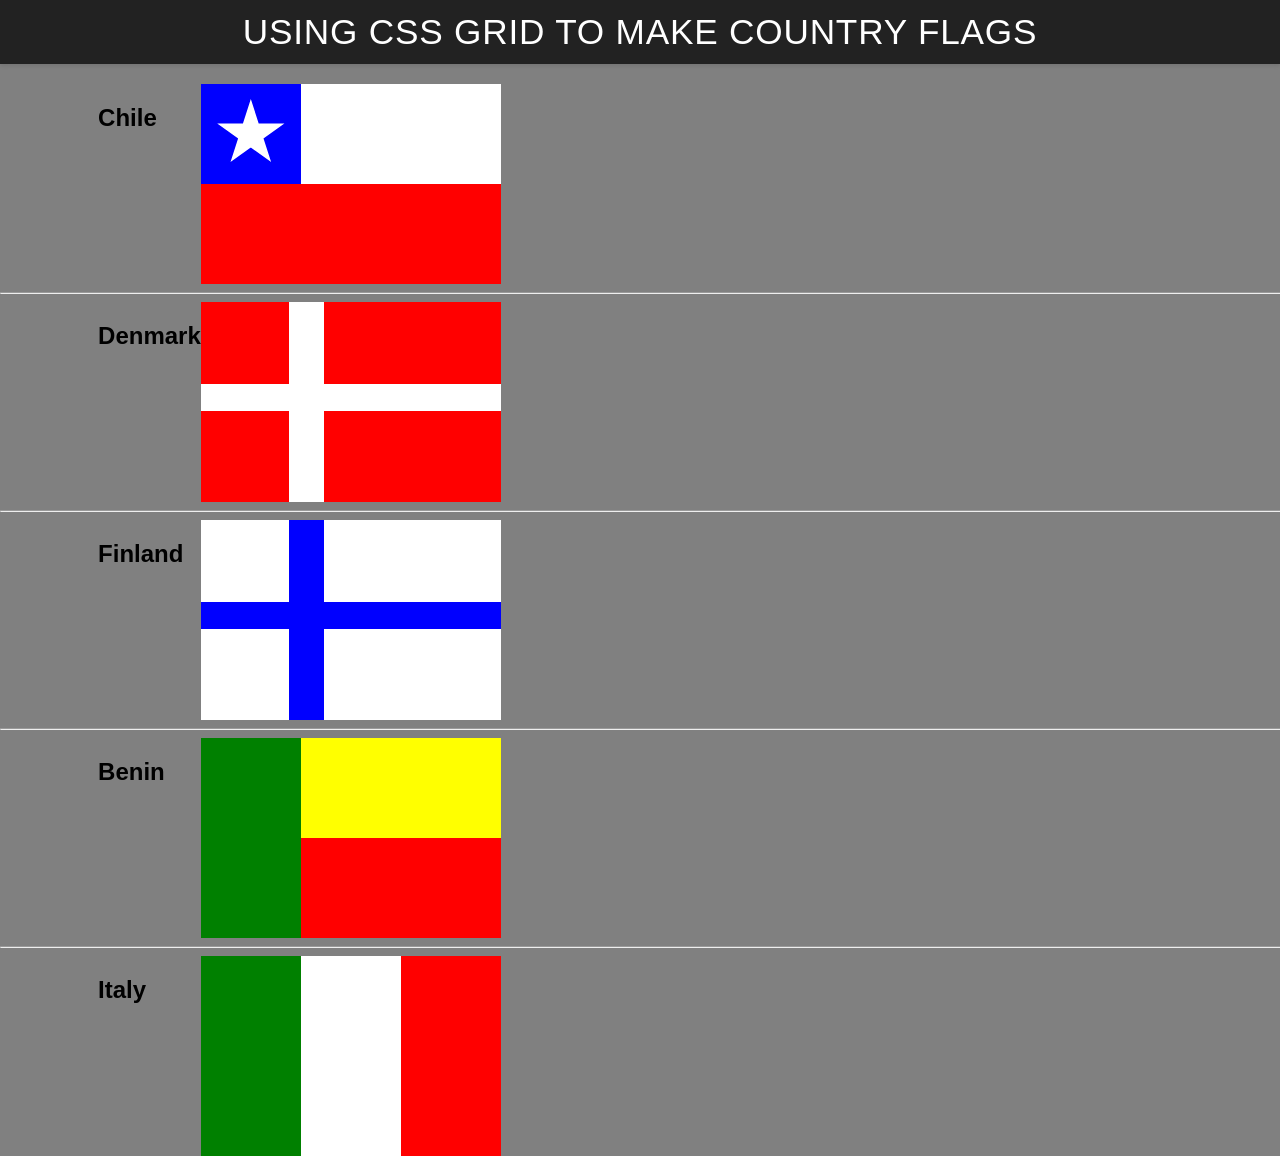
<file: Web_Fundamentals_export/flags.html>
<!DOCTYPE html>
<html lang="en">

<head>
    <meta charset="UTF-8">
    <meta name="viewport" content="width=device-width, initial-scale=1.0">
    <title>Flag</title>
    <style>
        body {
            margin: 0;
            font-family: 'Helvetica Neue', sans-serif;
            background-color: gray;
        }

        header {
            background-color: #222;
            color: #fff;
            padding: 0.75rem 1.5rem;
            display: flex;
            align-items: center;
            justify-content: center;
            font-size: 1.1rem;
            letter-spacing: 0.05rem;
            text-transform: uppercase;
            box-shadow: 0 2px 4px rgba(0, 0, 0, 0.1);
        }

        header h1 {
            margin: 0;
            font-weight: 400;
        }
        main {
            display: grid;
            grid-template-columns: .1fr .1fr 1fr .1fr;
            margin-top: 20px;
        }
        hr {
            width: 100%;
            grid-column: 1 / 5;
        }
        h2 {
            grid-column: 2/3;
        }

        #blue {
            background: blue;
            grid-column: 1 / 2;
            display: grid;
            align-items: center;
            justify-items: center;
        }

        #white {
            background: white;
            grid-column: 2 / 4;
        }

        #red {
            background: red;
            grid-column: 1 / 4;
        }

        #chile {
            display: grid;
            grid-template-columns: 1fr 1fr 1fr;
            grid-template-rows: 1fr 1fr;
            height: 200px;
            width: 300px;
        }

        .star {
            width: 70px;
            aspect-ratio: 1;
            background: white;
            clip-path: polygon(50% 0, 79% 90%, 2% 35%, 98% 35%, 21% 90%);
        }
        #denmark {
            display: grid;
            grid-template-columns: .5fr .2fr 1fr;
            grid-template-rows: .9fr .3fr 1fr;
            height: 200px;
            width: 300px;
            background: white;
            
            

        }
        #dred1 {
            background: red;
            grid-column: 1 / 4;
            grid-row: 1 / 2;
        }
        #dred2 {
            background: white;
            grid-column: 1 / 4;
        }

        #dred3 {
            background: red;
            grid-column: 1 / 4;
            grid-row: 4 / 3;
        }
        #dred4 {
            background: white;
            grid-row:1/4;
            grid-column: 2/3;
        }
        
        #finland {
            display: grid;
            grid-template-columns: .5fr .2fr 1fr;
            grid-template-rows: .9fr .3fr 1fr;
            height: 200px;
            width: 300px;
            background: blue;
        }
        #fwhite1 {
            background: white;
            grid-column: 1 / 4;
            grid-row: 1 / 2;

        }
        #fwhite2 {
            background: blue;
            grid-column: 1 / 4;
        }
        #fwhite3 {
            background: white;
            grid-column: 1 / 4;
            grid-row: 4 / 3;
        }
        #fwhite4 {
            background: blue;
            grid-row:1/4;
            grid-column: 2/3;
        }
        #benin {
            display: grid;
            grid-template-columns: 1fr 1fr 1fr;
            grid-template-rows: 1fr 1fr;
            height: 200px;
            width: 300px;
        }
        #bgreen {
            background: green;
            grid-column: 1 / 2;
            grid-row: 1 / 3;
        }
        #byellow {
            background: yellow;
            grid-column: 2 / 4;
            grid-row: 1 / 2;
        }
        #bred {
            background: red;
            grid-column:2/4;}

        #italy {
            display: grid;
            grid-template-columns: 1fr 1fr 1fr;
            height: 200px;
            width: 300px;
        }   
        #igreen {
            background: green;
            grid-row: 1 / 2;
        }
        #iwhite {
            background: white;
            grid-row: 1 / 2;
        }
        #ired {
            background: red;
            grid-row: 1 / 2;
        }

    </style>
</head>

<body>
    <header>
        <h1>Using CSS Grid to make Country Flags</h1>
    </header>
    <main>
        <h2>Chile</h2>
        <div id="chile">
            <div id="blue">
                <div class="star"></div>
            </div>
            <div id="white"></div>
            <div id="red"></div>
        </div>
        <hr>

        <h2>Denmark</h2>
        <div id="denmark">
            <div id="dred1"></div>
            <div id="dred2"></div>
            <div id="dred3"></div>
            <div id="dred4"></div>
        </div>
        <hr>

        <h2>Finland</h2>
        <div id="finland">
            <div id="fwhite1"></div>
            <div id="fwhite2"></div>
            <div id="fwhite3"></div>
            <div id="fwhite4"></div>
        </div>
        <hr>

        <h2>Benin</h2>
        <div id="benin">
            <div id="bgreen"></div>
            <div id="byellow"></div>
            <div id="bred"></div>
        </div>

        <hr>
       <h2>Italy</h2>
       <div id="italy">
        <div id="igreen"></div>
        <div id="iwhite"></div>
        <div id="ired"></div> 
    </main>
</body>

</html>
</file>
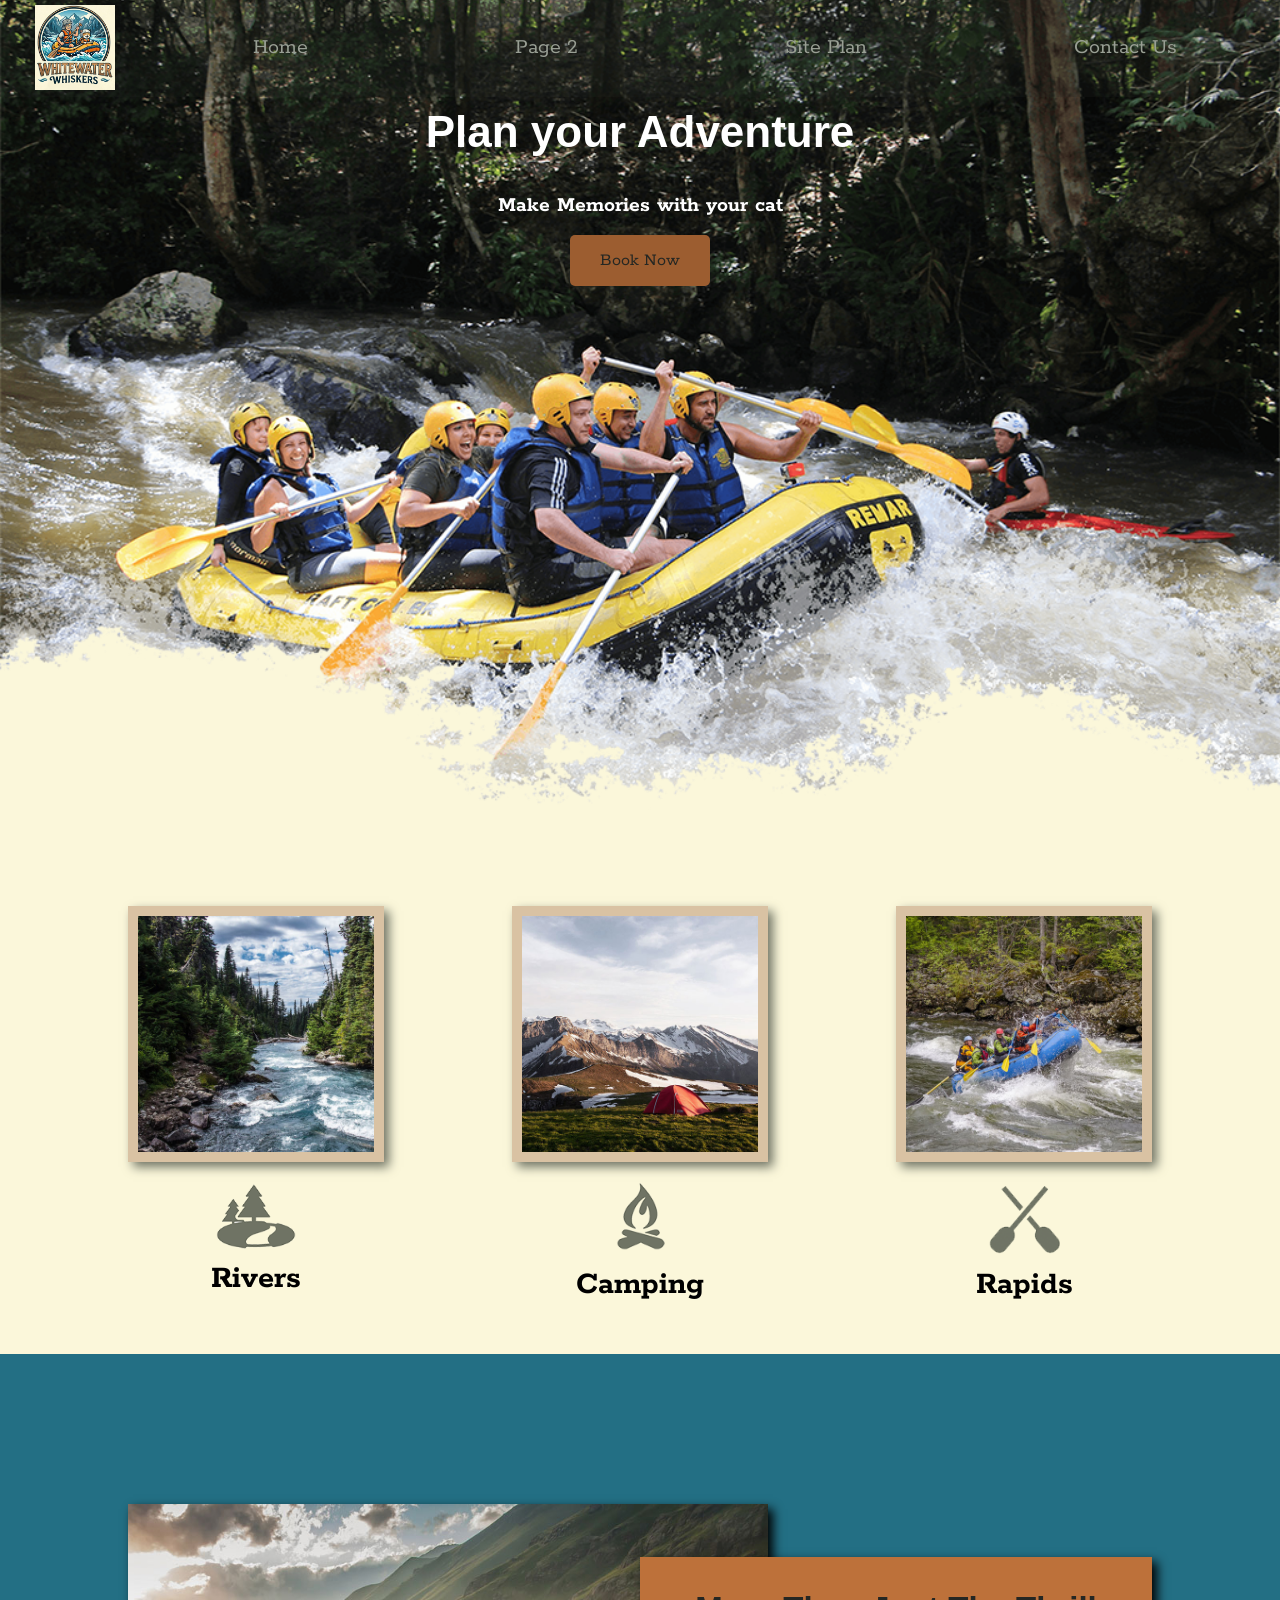
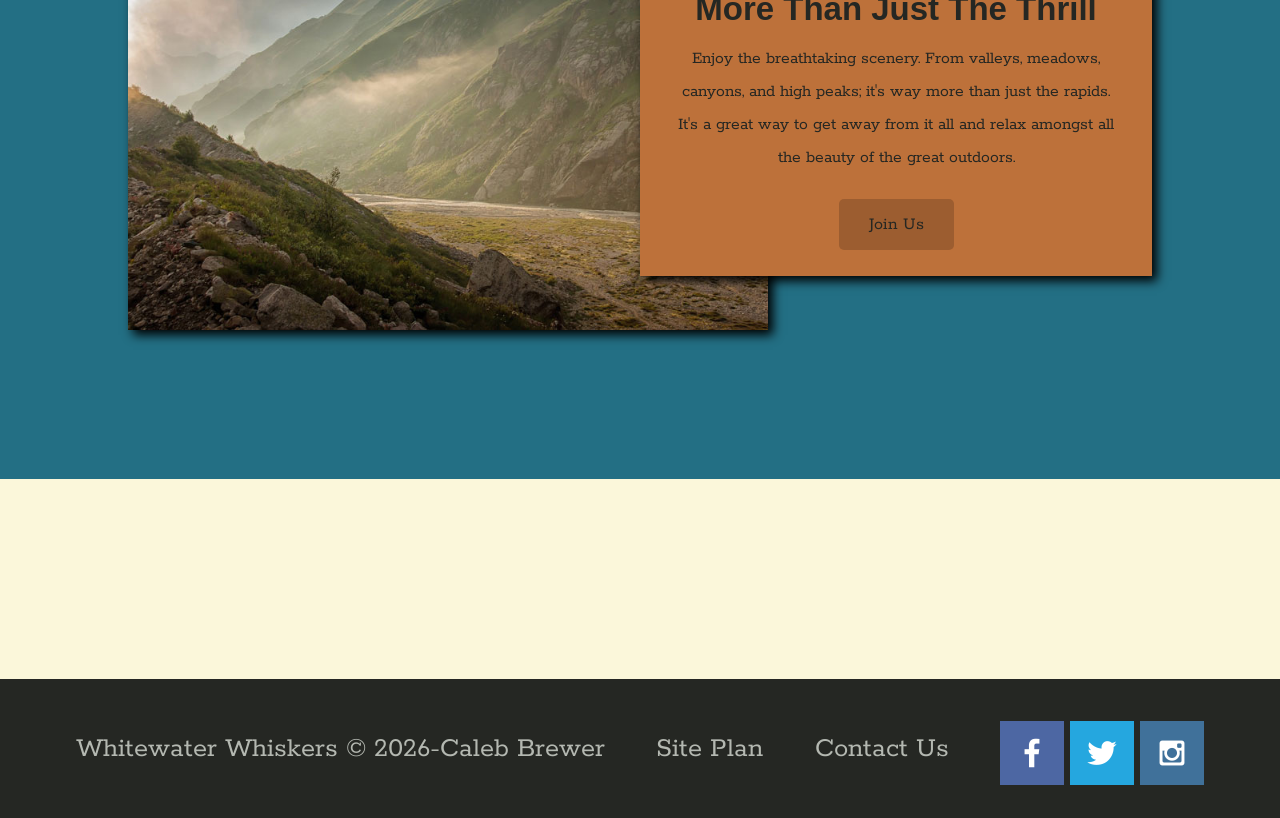
<file: White-Water-Rafting/WWR.html>
<!DOCTYPE html>
<html lang="en">
<head>
    <meta charset="UTF-8">
    <meta name="viewport" content="width=device-width, initial-scale=1.0">
    <title>Whitewater Whiskers</title>
    <link rel="stylesheet" href="styles/style.css">

</head>
<body>
    <div id="content">
<header>
    <a id="logo_link" href="index.html">
        <img class="logo" src="images/logo.png" alt="WhiteWater Whiskers logo">
    </a>
    <nav>
        <a href="index.html">Home</a>
        <a href="#">Page 2</a>
        <a href="site-plan-rafting.html">Site Plan</a>
        <a href="contactus.html">Contact Us</a>
    </nav>
</header>
<div id="hero">
    <div id="hero-box">
        <img id="hero-img" src="images/hero.png" alt="People enjoying white water rafting">
    </div>
    <section id="hero-msg">
        <h1 class="home-title">Plan your Adventure</h1>
        <h4>Make Memories with your cat </h4>
        <div class='button-box'>
            <a class='book' href="contactus.html">Book Now</a>
        </div>
    </section>
</div>
<main class="home-grid">
    <section class="rivers-card">
        <img class="card-img" src="images/rivers.jpg" alt="river in forest">
        <img class="icon" src="images/river_icon.png" alt="river icon">
        <h2>Rivers</h2>
    </section>
    <section class="camping-card">
        <img class="card-img" src="images/camping.jpg" alt="tent in mountains">
        <img class="icon" src="images/fire_icon.png" alt="fire icon">
        <h2>Camping</h2>
    </section>
    <section class="rapids-card">
        <img class="card-img" src="images/rapids.jpg" alt="rafting boat">
        <img class="icon" src="images/oars.png" alt="oars icon">
        <h2>Rapids</h2>
    </section>
<div id="background"></div> 
<img class="mountains" src="images/mountains.jpg" alt="Misty mountains">
<section class="msg">
    <h2>More Than Just The Thrill</h2>
    <p>Enjoy the breathtaking scenery. From valleys, meadows, canyons, and high peaks; it's way more than just the rapids. It's a great way to get away from it all and relax amongst all the beauty of the great outdoors. </p>
    <a class='join' href="rivers.html">Join Us</a>
</section>
</main>
<footer>
    <p>Whitewater Whiskers &copy; 2026-Caleb Brewer </p>
    <p><a href="site-plan-rafting.html">Site Plan</a></p>
    <p><a href="contactus.html">Contact Us</a></p>
    <div class="social">
        <a href="https://facebook.com">
            <img src="images/facebook.png" alt="fb icon">
        </a>
        <a href="https://twitter.com">
            <img src="images/twitter.png" alt="twitter icon">
        </a>
        <a href="https://instagram.com">
            <img src="images/instagram.png" alt="instagram icon">
        </a>
    </div>
</footer>
 </div>    
</body>
</html>
</file>
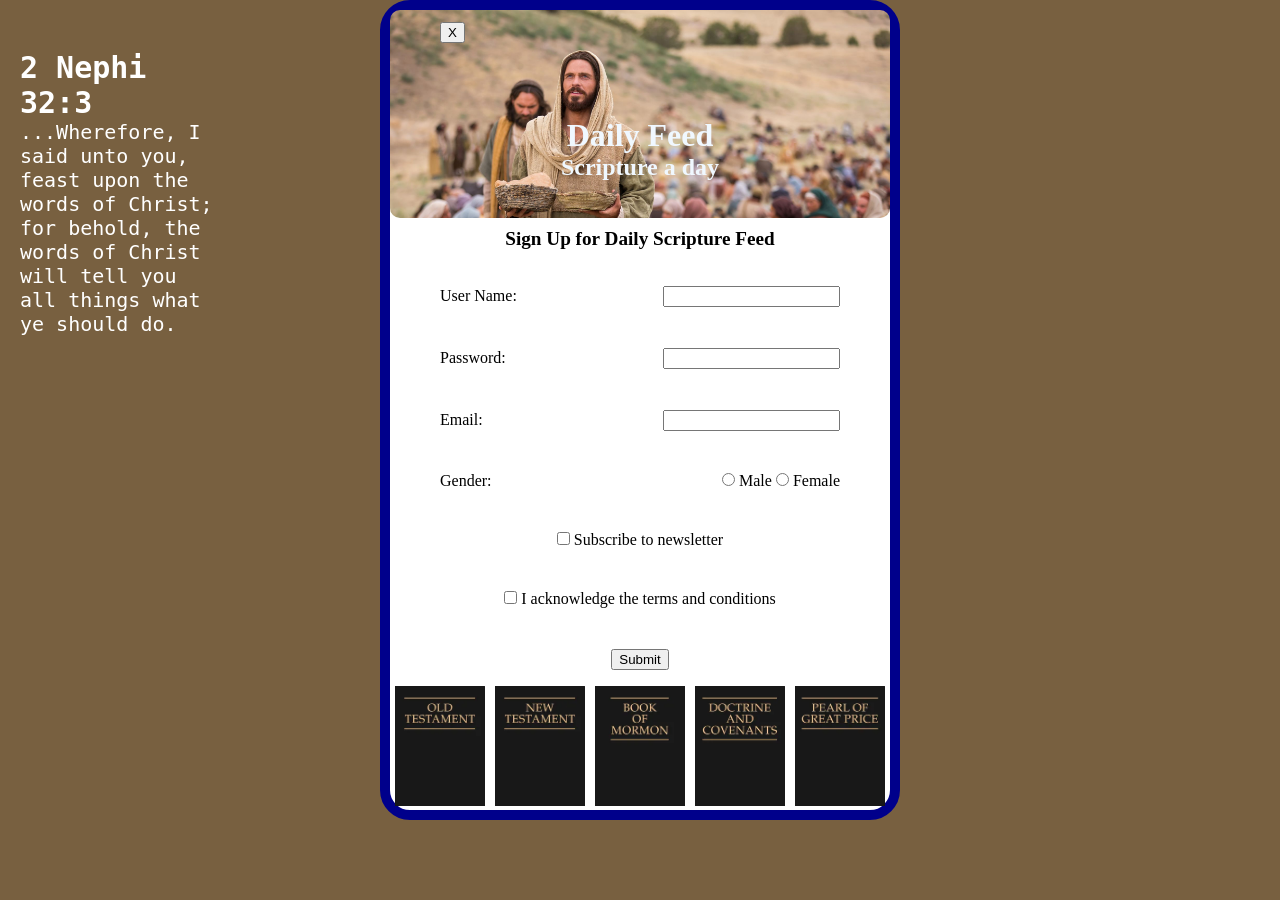
<file: Web_Fundamentals_export/signup/signup/signup.html>
<!DOCTYPE html>
<html lang="en">

<head>
    <meta charset="UTF-8">
    <meta name="viewport" content="width=device-width, initial-scale=1.0">
    <title>Daily Feed Sign Up</title>

    <style>
        * {
            margin: 0;
        }

        body {
            background: rgb(120, 96, 64);
        }

        #formContainer {
            margin: auto;
            width: 500px;
            background-color: white;
            height: 800px;
            border: 10px solid darkblue;
            border-radius: 30px;
            display: grid;
            grid-template-rows: 2fr.5fr 4fr;
            text-align: center;

        }

        #header {
            background: url("images/jesus_feeds_5000.jpeg");
            background-size: cover;
            display: flex;
            flex-direction: column;
            justify-content: center;
            text-align: center;
            border-radius: 10px;
        }
        #header h1 {
            margin-top: 70px;
        }
    #header h1,
    #header h2 { color: aliceblue;
    
    }


        #closeBtn {
            position: absolute;
            top: 12px;
            margin-right: 10px;
            margin-left: 0px;
            margin-top:10px;
        }

        #myForm {
            display: grid;
            grid-template-columns: 1fr 1fr;
align-items: center;
row-gap: 10px;
padding: 0 50px;
        }
        #myForm label {
            justify-self: start;
        }
         #myForm div { justify-self: end;
        }
         #myForm input {justify-self: end;

        }

        #myForm section {
            grid-column: 1/3;
            
        }

        h3 {
            text-align: center;
            font-size: larger;
            margin-top: 10px;
        }
        footer {
            display: grid;
            grid-template-columns: 1fr 1fr 1fr 1fr 1fr;

        }
        footer img {
            width:90px;
            height: 120px;
        }
        #leftSideStuff {
    position: fixed; 
    top: 50px;       
    left: 20px;     
    width: 200px;
    color: white;
  font-family: monospace;
  display: inline-block;      
  overflow: hidden; 
  font-size: x-large;

}    
    </style>




</head>

<body>
    <div id="leftSideStuff">
        <h2>2 Nephi 32:3</h2>
        <p>...Wherefore, I said unto you, feast upon the words of Christ; for behold, the words of Christ will tell you all things what ye should do.</p>
        </div>
    <div id="formContainer">
        <div id="header">
            <h1>
                Daily Feed
            </h1>
            <h2>
                Scripture a day
            </h2>
        </div>
        <h3>Sign Up for Daily Scripture Feed</h3>
        <form id="myForm">
            <button type="button" id="closeBtn">X</button>
            <label for="username">User Name:</label>
            <input type="text" id="username" name="username" required>
            <label for="password">Password:</label>
            <input type="password" id="password" name="password" required>
            <label for="email">Email:</label>
            <input type="email" id="email" name="email" required>

            <label>Gender:</label>
            <div>
                <input type="radio" id="male" name="gender" value="male" required>
                <label for="male">Male</label>
                <input type="radio" id="female" name="gender" value="female" required>
                <label for="female">Female</label>
            </div>
            <section>
                <input type="checkbox" id="newsletter" name="newsletter">
                <label for="newsletter">Subscribe to newsletter</label>
            </section>
            <section>
                <input type="checkbox" id="conditions" name="conditions" required>
                <label for="conditions">I acknowledge the terms and conditions</label>
            </section>

            <section>
                <button type="submit">Submit</button>
            </section>
        </form>

         <footer>
        <div>
            <img src="images\old_testament.webp" alt="">
        </div>
        <div>
            <img src="images\new_testament.webp" alt="">
        </div>
        <div>
            <img src="images\book_of_mormon.webp" alt="">
        </div>
        <div>
            <img src="images\doctrine_and_covenants.webp" alt="">
        </div>
        <div>
         <img src="images\pearl_of_great_price.webp" alt="">
        </div>
        </footer>

    </div>

    <div id="output"></div>


    <script>
        // Here is some Javascript to start looking forward to wdd131
        document.getElementById("closeBtn").addEventListener("click", function () {
            document.getElementById("formContainer").style.display = "none";
        });
        const form = document.getElementById('myForm');
        const output = document.getElementById('output');

        form.addEventListener('submit', function (event) {
            event.preventDefault(); // Stop form from actually submitting

            const formData = new FormData(form);
            const entries = [];

            for (const [key, value] of formData.entries()) {
                if (key == "password") {
                    entries.push(`<strong>${key}</strong>: ${value} (you should probably encrypt the password)`);
                } else {
                    entries.push(`<strong>${key}</strong>: ${value}`);
                }
            }

            output.innerHTML = `
            <br>  
            <h3>Here is the data that would be sent to the server:</h3>
            <ul>
                ${entries.map(item => `<li>${item}</li>`).join('')}
            </ul>
            `;
        });
    </script>

</body>

</html>
</file>
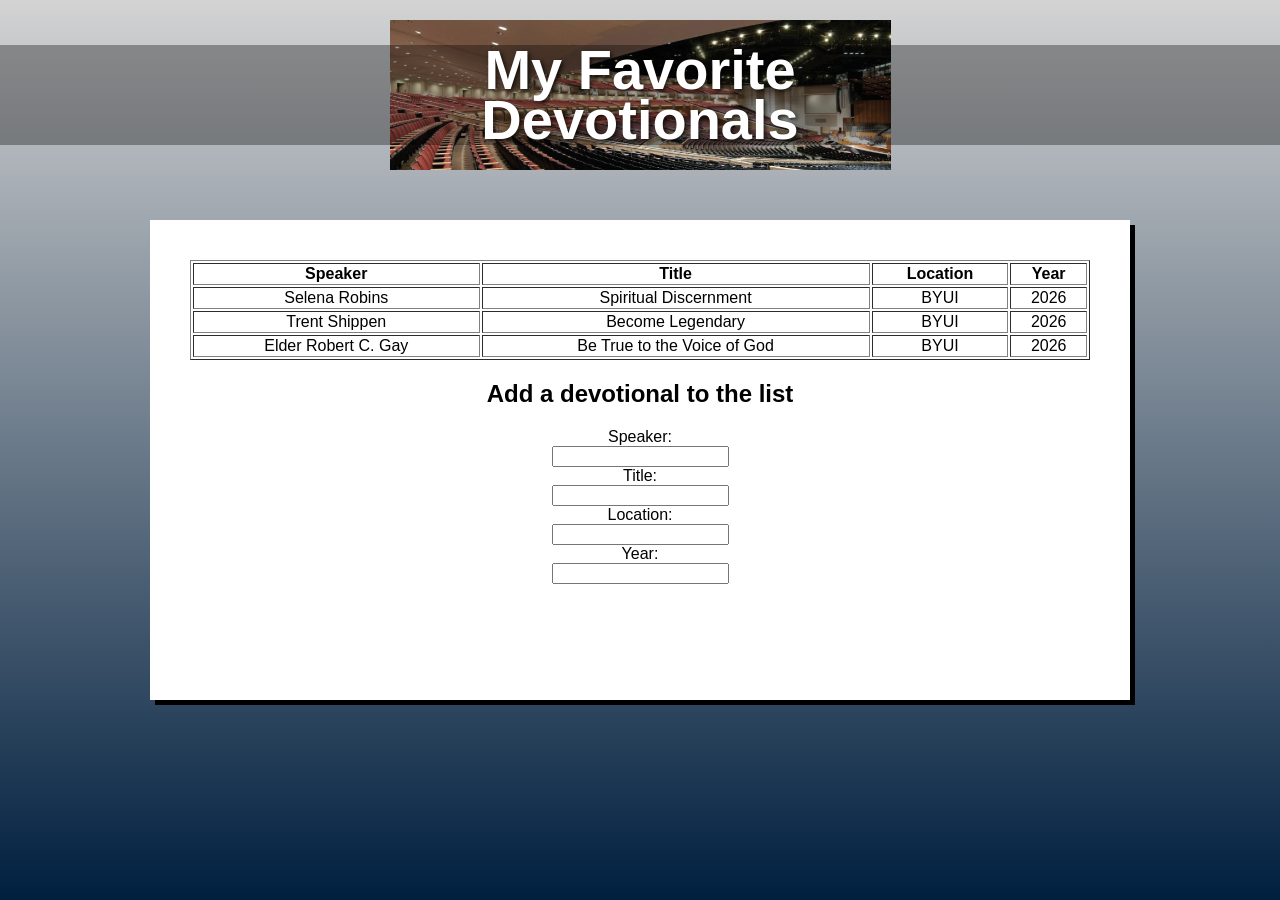
<file: Web_Fundamentals_export/favorite_devo (2)/favorite_devo/favorite_devo/favdevo.html>
<!DOCTYPE html>
<html lang="en">
<head>
  <style>
    .input {
      display: flex;
      flex-direction: column;
      flex-wrap: wrap;
    align-items:center;

    }
    
    h2 {
      
    }
    
  </style>
  <meta charset="UTF-8" />
  <meta name="viewport" content="width=device-width, initial-scale=1.0"/>
  <title>My Favorite Devotionals</title>
  <link rel="stylesheet" href="styles/styles.css" />
</head>
<body>
  <div class="container">
    <header class="header">
      <div class="header-image">
        <h1>My Favorite<br>Devotionals</h1>
      </div>
    </header>
    <main>
      <div class="content-box">
     <table style="width:100%"; border="1">
      <th>Speaker</th>
      <th>Title</th>
      <th>Location</th>
      <th>Year</th>
      <tr>
        <td>Selena Robins</td>
        <td>Spiritual Discernment</td>
        <td>BYUI</td>
        <td>2026</td>
      </tr>
      <tr>
        <td>Trent Shippen</td>
        <td>Become Legendary</td>
        <td>BYUI</td>
        <td>2026</td>
      </tr>
      <tr>
        <td>Elder Robert C. Gay</td>
        <td>Be True to the Voice of God</td>
        <td>BYUI</td>
        <td>2026</td>
      </tr>
      </table>
<h2>Add a devotional to the list</h2>
<form Class="input">
  <label for="Speaker">Speaker:</label>
  <input type="text" id="Speaker"> 
  <label for="Title">Title:</label>
  <input type="text" id="Title">
  <label for="Location">Location:</label>
  <input type="text" id="Location">
  <label for="Year">Year:</label>
  <input type="text" id="Year">

</form>
     
      </div>
    </main>
  </div>
</body>
</html>
</file>
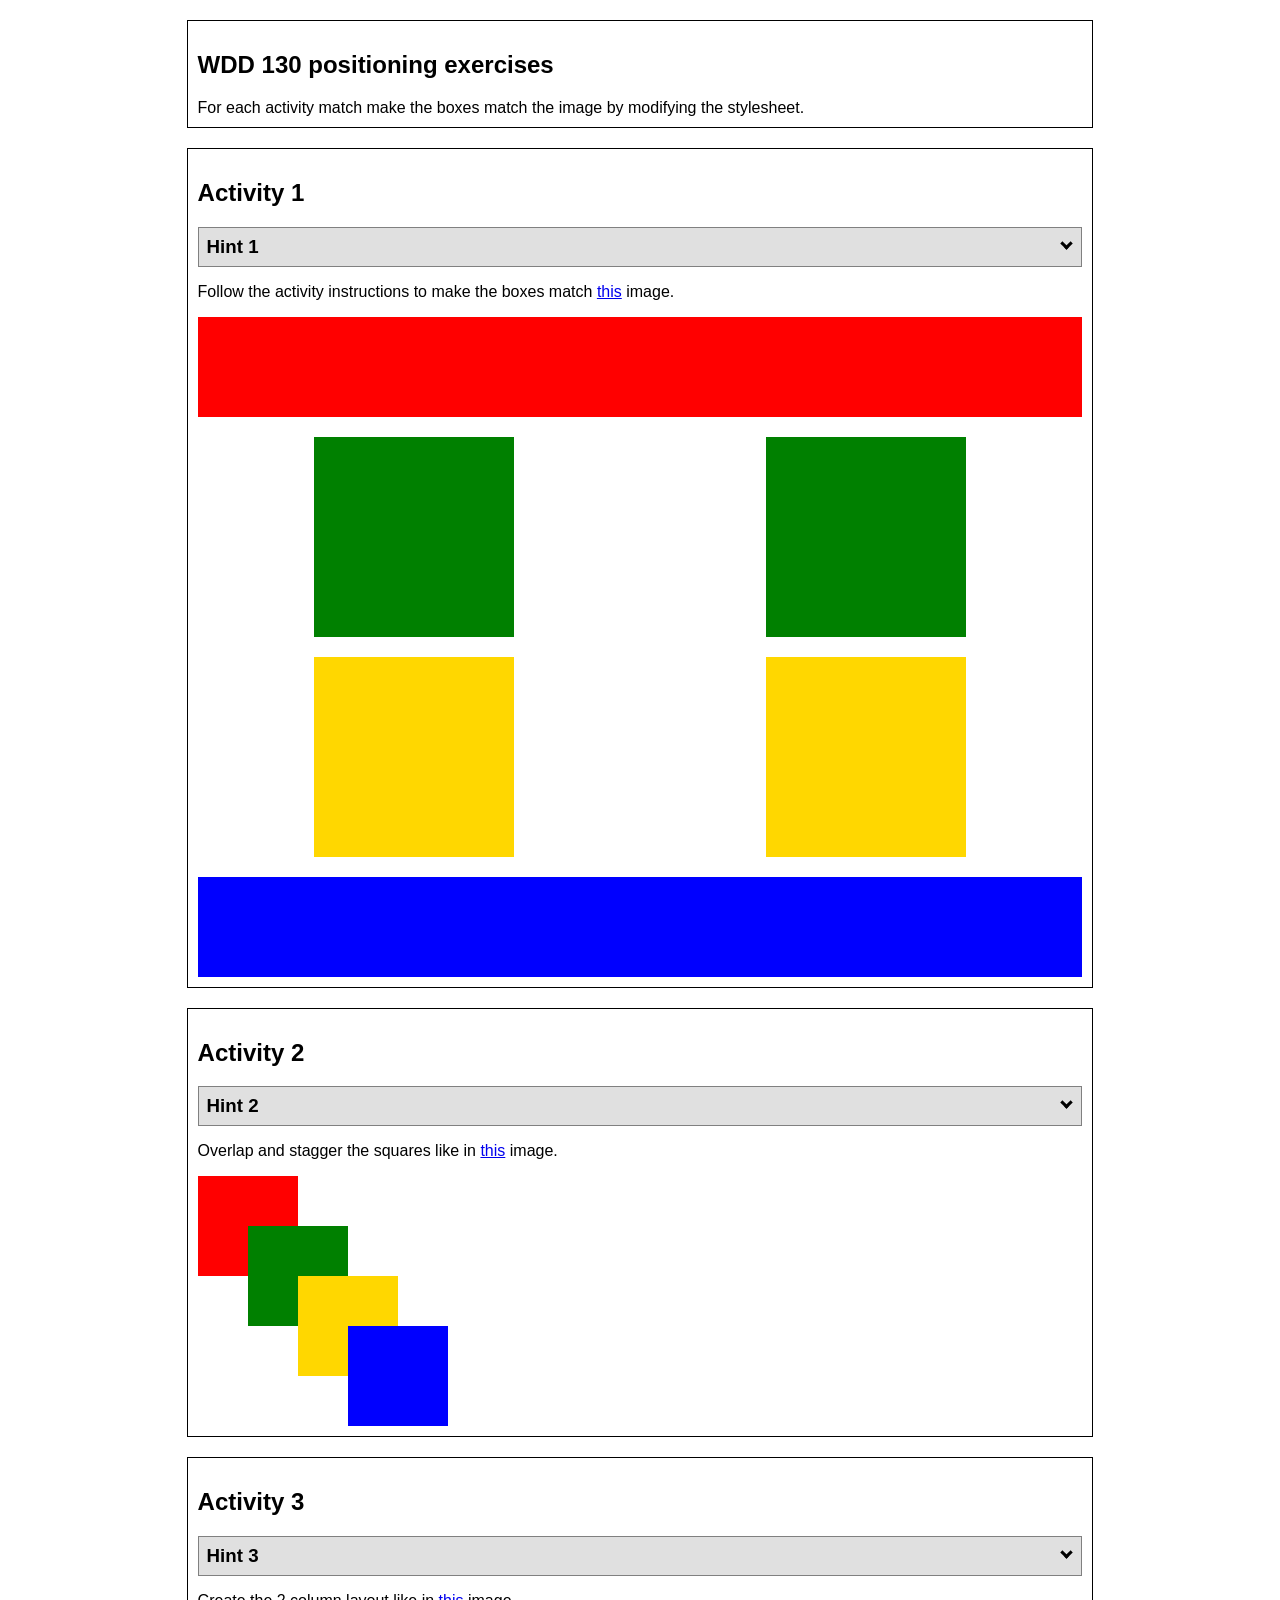
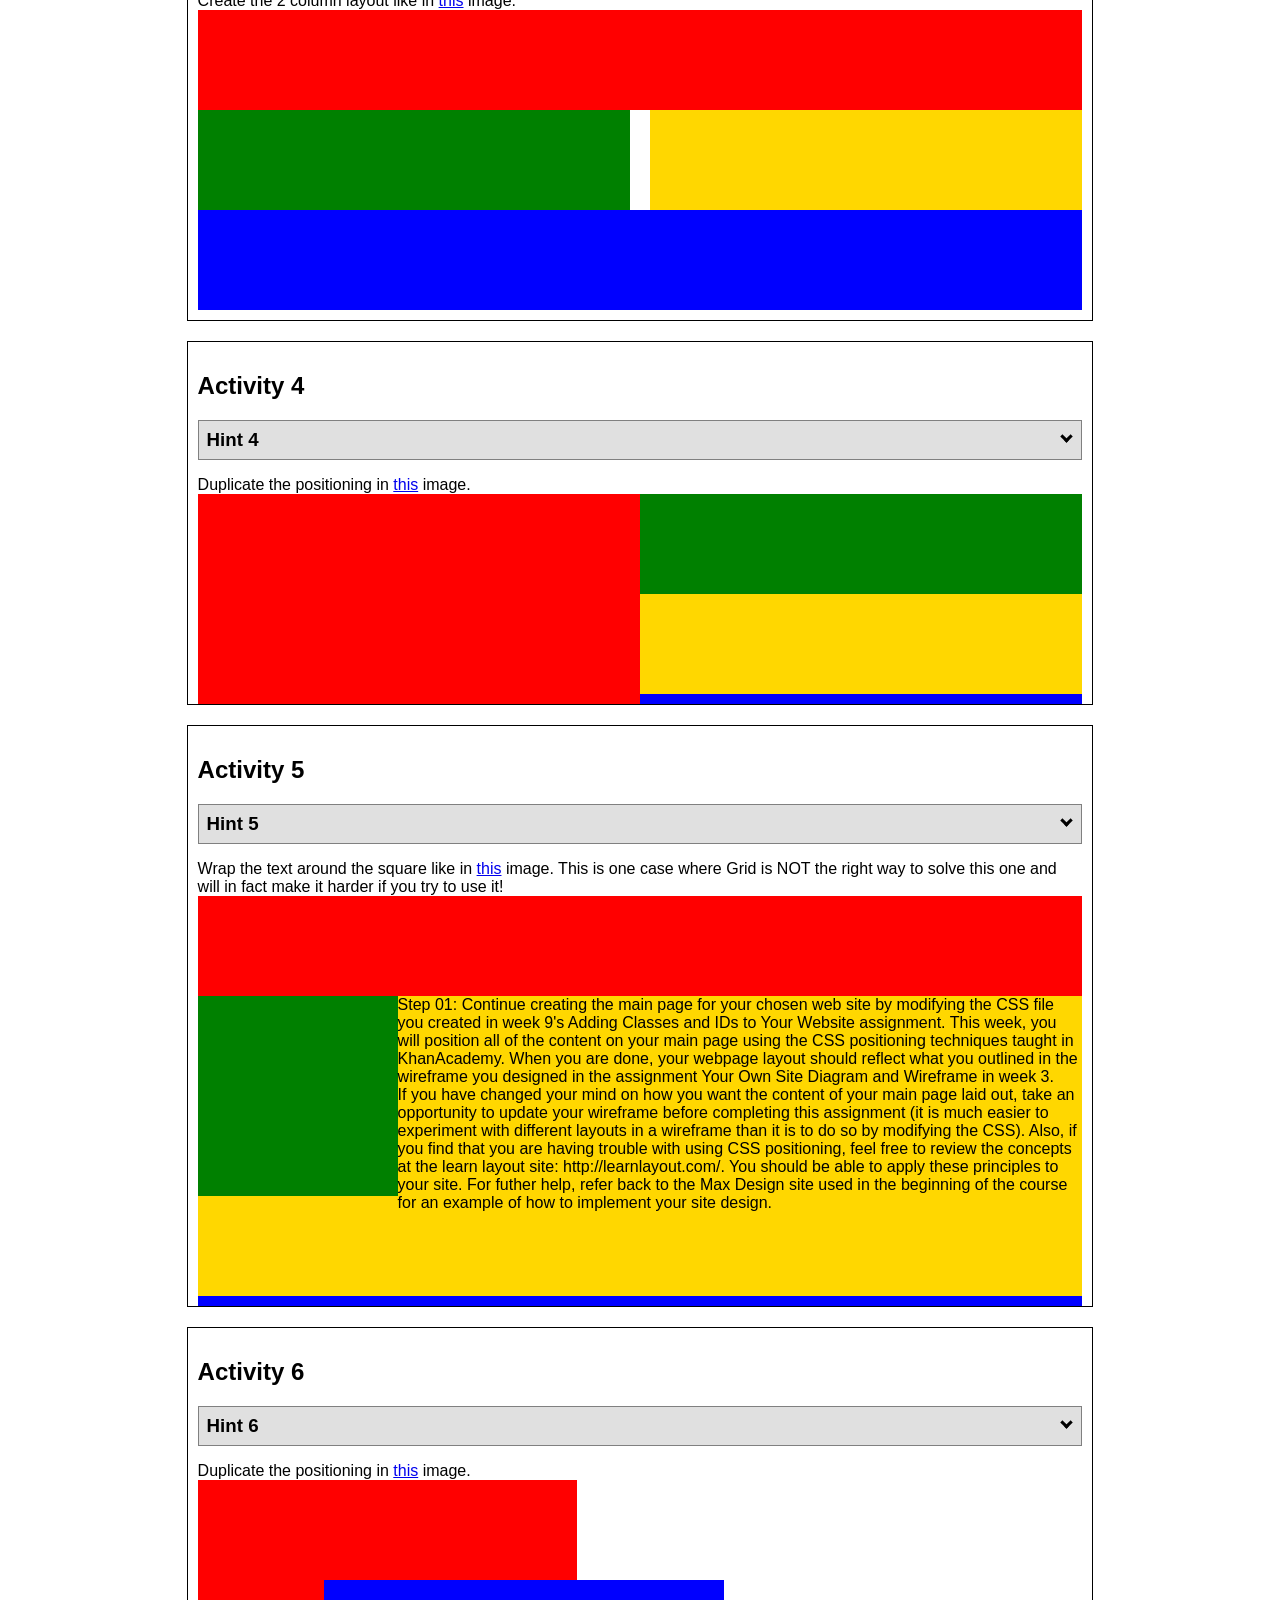
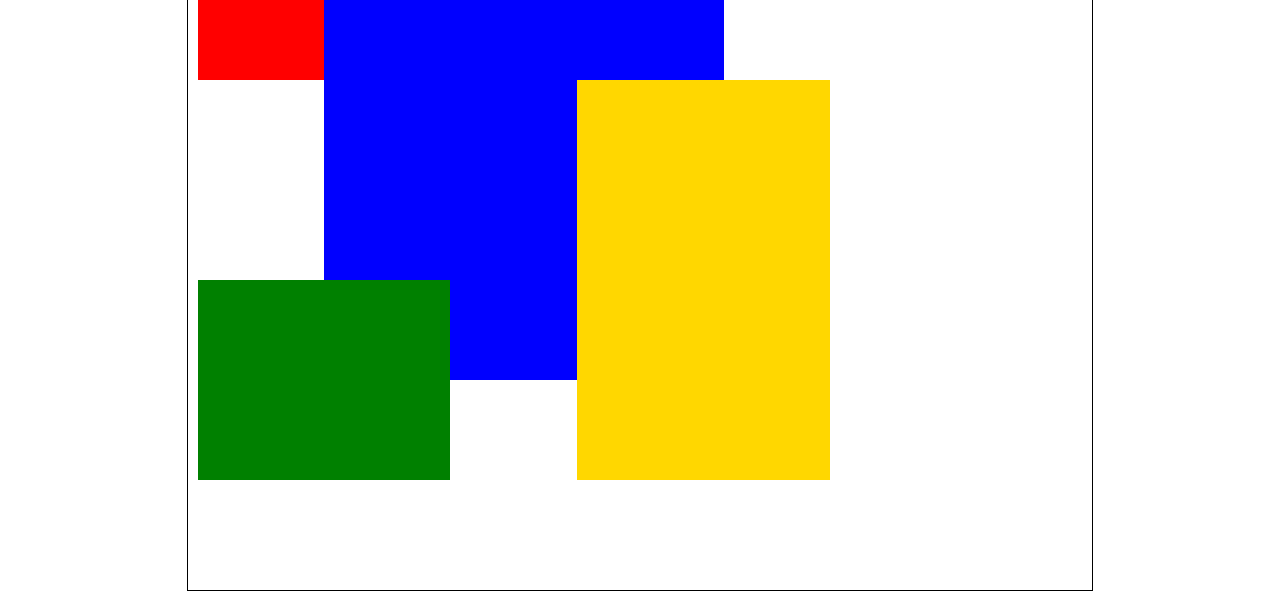
<file: Web_Fundamentals_export/positioning (2)/positioning/positioning/positioning.html>
<!DOCTYPE html>
<html lang="en">
  <head>
    <!-- HTML - Name: positioning.html -->
    <title>Positioning Activity</title>
    <link rel="stylesheet" type="text/css" href="positionstyles.css" />
  </head>
  <body>
    <div class="activity">
      <h2>WDD 130 positioning exercises</h2>
      For each activity match make the boxes match the image by modifying the stylesheet.</div>
    <div class="activity">
      <h2>Activity 1</h2>
      <section class="hint"><input type="checkbox" ><i></i> <h3>Hint 1</h3><div><p>Use the activity instructions for the firt activity</a></p></div></section>
      <p>Follow the activity instructions to make the boxes match  <a href="images/example1.png" target="_blank">this</a> image.</p>
      <div class="content1" >
        <div class="red1" ></div>
        <div class="green1" ></div>
        <div class="green1" ></div>
        <div class="yellow1"></div>
        <div class="yellow1"></div>
        <div class="blue1"></div>
      </div>
    </div>
    <div class="activity">
      <h2>Activity 2</h2>
      <section class="hint"><input type="checkbox" > <h3>Hint 2</h3><i></i><div>
      <ul>
      <li>grid-template-columns: 50px 50px 50px 50px 50px </li></ul></div></section>
      <p>Overlap and stagger the squares like in <a href="images/example2.png" target="_blank">this</a> image.</p>
      <div class="content2" >
        <div class="red2" ></div>
        <div class="green2" ></div>
        <div class="yellow2"></div>
        <div class="blue2"></div>
      </div>
    </div>
    <div class="activity">
      <h2>Activity 3</h2>
      <section class="hint"><input type="checkbox" > <h3>Hint 3</h3><i></i><div><p>This one is going to be best solved with CSS Grid. Remember to make the boxes the right width first...then start moving them around. </p><h4>Properties used:</h4><ul><li>display:grid;</li><li>grid-template-columns:</li><li>grid-column-gap:</li>
        <li>grid-column:</li>  </ul></div></section>
      Create the 2 column layout like in <a href="images/example3.png" target="_blank">this</a>  image.
      <div class="content3" >
        <div class="red3" ></div>
        <div class="green3" ></div>
        <div class="yellow3"></div>
        <div class="blue3"></div>
      </div>
    </div>
    <div class="activity">
      <h2>Activity 4</h2>
      <section class="hint"><input type="checkbox" > <h3>Hint 4</h3><i></i><div><p>For the others we have been primarily concerned with width. For this one you will need to adjust height as well. </p><h4>Properties used:</h4><ul><li>display:grid;</li><li>grid-template-columns:</li><li>grid-row:</li></ul></div></section>
      Duplicate the positioning in <a href="images/example4.png" target="_blank">this</a> image. 
      <div class="content4" >
        <div class="red4" ></div>
        <div class="green4" ></div>
        <div class="yellow4"></div>
        <div class="blue4"></div>
      </div>
    </div>

    <div class="activity">
      <h2>Activity 5</h2>
      <section class="hint"><input type="checkbox" > <h3>Hint 5</h3><i></i><div><p>Grid is <strong>not</strong> the right way to do this.  In fact there is only one way to really do that...and that is with float. Remember that we float the thing we want the text to wrap around.  Also remember to start by making all the shapes the right size and shape.</p><h4>Properties used:</h4><ul><li>float: left;</li></ul></div></section>
      Wrap the text around the square like in <a href="images/example5.png" target="_blank">this</a> image. This is one case where Grid is NOT the right way to solve this one and will in fact make it harder if you try to use it!
      <div class="content5" >
        <div class="red5" ></div>
        <div class="green5" ></div>
        <div class="yellow5">Step 01: Continue creating the main page for your chosen web site by modifying the CSS file you created in week 9's Adding Classes and IDs to Your Website assignment. This week, you will position all of the content on your main page using the CSS positioning techniques taught in KhanAcademy. When you are done, your webpage layout should reflect what you outlined in the wireframe you designed in the assignment Your Own Site Diagram and Wireframe in week 3. <br />
          If you have changed your mind on how you want the content of your main page laid out, take an opportunity to update your wireframe before completing this assignment (it is much easier to experiment with different layouts in a wireframe than it is to do so by modifying the CSS). Also, if you find that you are having trouble with using CSS positioning, feel free to review the concepts at the learn layout site: http://learnlayout.com/. You should be able to apply these principles to your site. For futher help, refer back to the Max Design site used in the beginning of the course for an example of how to implement your site design.</div>
        <div class="blue5"></div>
      </div>
    </div>
    <div class="activity">
      <h2>Activity 6</h2>
      <section class="hint"><input type="checkbox" > <h3>Hint 6</h3><i></i><div><p>This one is all about visualizing the grid behind the layout. If you are having a hard time doing that first: all the sizes are even multiples of 100, and second here is another example with the lines drawn: <a href="images/example6-hint.png" target="_blank">example 6 with lines</a>. For this one you will find it easiest if you use px for the column width. You can also use <kbd>z-index</kbd> to control the element layering.    </p><h4>Properties used:</h4><ul><li>display:grid;</li><li>grid-template-columns:</li><li>grid-column:</li><li>grid-row:</li><li><a href="https://www.w3schools.com/cssref/pr_pos_z-index.asp" target="_blank">z-index:</a></li></ul></div></section>
      Duplicate the positioning in <a href="images/example6.png" target="_blank">this</a> image.
      <div class="content6" >
        <div class="red6" ></div>
        <div class="green6" ></div>
        <div class="yellow6"></div>
        <div class="blue6"></div>
      </div>
    </div>
  </body>
</html>
</file>
<file: White-Water-Rafting/styles/style.css>
@import url('https://fonts.googleapis.com/css2?family=Rokkitt:wght@400;700&display=swap');
    #content 
    {max-width: 1600px;
        margin:0 auto;
    }
    #hero-msg h1 {text-align: center; color: white;}
    #hero-msg h2 { text-align: center; color: white; }
    #hero-msg h4 {text-align: center; color: white;}
    .button-box {text-align: center;}
    main section {text-align: center;}
    #background         
    {
        height: 725px;
        grid-column: 1/11;
        grid-row: 4/9;
}

    body { background-color:#FBF7DA; font-family:'Rokkitt'; font-size: 22px;
    margin: 0; padding: 0;}

    header { 
        background-color: rgba(37, 39, 35, 0.203);
        display: grid; 
        grid-template-columns: 150px auto;
    }

    h2 {margin: 0;}

    nav a:hover { background-color:#F5FAF1 ;
    color: #252723;}
    nav{
        display:flex;
        justify-content: space-around;
    }
    #logo_link {
        padding-top: 5px;
        justify-self: center;
        align-self: center;

    }

    .book, .join { 
            background-color:#9C5D30 ;
            color: #252723; 
            text-decoration: none;      
            font-size: 18px;        
            padding: 15px 30px; 
            border-radius: 5px;
            margin-top: 50px;
    }

    .book:hover, .join:hover { background-color: #F5FAF1;color: #252723;}

    #background{ background-color:#236F84 ;}

    .msg{ background-color:#BD713A ;
    line-height: 1.5em; padding: 35px;
    grid-column: 6/10;
    grid-row: 6/7;  /* 6🤷7*/
    box-shadow: 5px 5px 10px black;

}

    footer{ 
        background-color:#252723 ;
        color: #b4b8b1; 
        padding: 25px 50px;
        margin-top: 200px;
        display: flex;
        justify-content: space-around;
        align-items: center;
    }

    nav a {text-align: center;color: #999f94;
    text-decoration: none; padding: 35px;}

    .home-title { 
        color: #252723; 
        font-family:Impact, Haettenschweiler, 'Arial Narrow Bold', sans-serif; 
        font-size: 2em;
        margin-top: 10px;
    }


    h4 { color: #252723;}

    .msg h2 { color: #252723; font-family: Impact, Haettenschweiler, 'Arial Narrow Bold', sans-serif;}

    .msg p { color: #252723; font-size: .8em;padding-bottom: 15px;}

    footer a { color: #b4b8b1; text-decoration: none;}

    footer a:hover { color: #b4b8b1;}

    .logo {width: 80px;}
    .icon {width:80px; padding-top: 10px;}
    #hero-img {width:100%;}
    footer p {
    font-size: 1.3em;
    } 
    footer p a:hover { text-decoration: underline;}


    footer .social img {padding-top: 15px;}
    .card-img {border: 10px solid #d9c2a3;
    transition:transform .5s;
box-shadow: 5px 5px 10px #6f7364;}
    main section img {
        box-sizing: border-box;
    }
    .home-grid {
    display: grid;
    grid-template-columns: repeat(10, 1fr);
}
    .rivers-card {
        margin: 50px auto;
        grid-column: 2/4;
        grid-row: 2/3;
    }
    .camping-card {
        margin:50px auto;
        grid-column: 5/7;
        grid-row: 2/3;
    }
    .rapids-card {
        margin: 50px auto;
        grid-column: 8/10;
        grid-row: 2/3;
    }
    #hero {
        display: grid;
        grid-template-columns: 1fr 3fr 1fr;
        margin-top: -100px;
    }
    #hero-box {
        grid-column: 1/4;
        grid-row: 1/3;
        z-index: -1;
    }
    #hero-msg{
        grid-column: 2/3;
        grid-row: 1/2;
        margin-top: 100px;
    
    }
.card-img,.mountains {
    width: 100%;
}
.mountains{
   width: 100%;
    grid-column: 2/7;
    grid-row: 5/8;
    box-shadow: 5px 5px 10px black;
}
.card-img:hover {
    opacity: .6;
    transform: scale(1.1);}

    /*DO NOT ADD CODE AFTER THIS **MEDIA QUERY** */

@media screen and (max-width: 900px) {
    #hero, .home-grid {
        display: block;
        height: auto;
    }
    nav, footer {
        flex-direction: column;
    }
    nav a {
        display: block;
        padding: 15px;
    }
    #hero {
        margin-top: 0;
    }
    #hero-msg {
        margin-top: 0;
    }
    #hero-msg h4 {
        display: none;
    }
    #hero-msg h1 {
        color: #6f7364;
    }
    .home-title {
        font-size: 25px;
    }
    .rivers-card, .camping-card, .rapids-card { 
        margin: 50px auto;
        width: 60%;
    }
    #background {
        display: none;
    }
    .mountains, .msg {
        width: 80%;
        display: block;
        margin: 0 auto;
    }
    footer {
        margin-top: 25px;
    }
}
</file>
<file: Web_Fundamentals_export/favorite_devo (2)/favorite_devo/favorite_devo/styles/styles.css>
body {
  margin: 0;
  height: 100%;
  font-family: Arial, sans-serif;
  background: linear-gradient(to bottom, #d3d3d3, #001f3f);
  background-repeat: no-repeat; /* Just in case */
  background-attachment: fixed;
}

.container {
  text-align: center;
}

.header {
  padding: 20px 0;
}

.header-image {
  background-image: url('../images/icenter.png'); /* Replace with your image */
  background-repeat: no-repeat;
  background-position: center;
  height: 150px;
  display: flex;
  flex-direction: column;
  justify-content: center;
  color: white;

}

.header-image h1 {
  margin: 0;
  line-height: 0.9;
    font-size: 3.5em;
  font-weight: bold;
  text-shadow: 2px 2px 4px rgba(0, 0, 0, 0.7);
  background: #00000055;
}

.content-box {
  background-color: white;
  margin: 30px auto;
  width: 90%;
  max-width: 900px;
  padding: 40px;
  box-shadow: 5px 5px 0px black;
  min-height: 400px;
}
</file>
<file: Web_Fundamentals_export/positioning (2)/positioning/positioning/positionstyles.css>
/* CSS - Name: "positionstyles.css" */
/* Activity 1 styles */
.content1 {
  /* This is the parent of the activity 1 boxes. */
display:grid;
grid-template-columns: repeat(2, 1fr);
justify-items: center;
gap: 20px;
}
.red1 { 
  width: 100%; 
  height: 100px; 
  background-color: red; 
grid-column: 1 / 3;
} 
.green1 {
  width: 200px; 
  height: 200px; 
  background-color: green; 

} 
.yellow1 {
  width: 200px; 
  height: 200px; 
  background-color: gold; 
} 
.blue1 {
  width: 100%; 
  height: 100px; 
  background-color: blue; 
grid-column: 1 / 3;
} 
/* Activity 2 styles */ 
.content2 {
  /* This is the parent of the activity 2 boxes. */
  display: grid; 
  grid-template-columns: 50px 50px 50px 50px 50px;
  grid-template-rows: 50px 50px 50px 50px 50px;

}
.red2 {
  width: 100px; 
  height: 100px; 
  background-color: red;
} 
.green2 { 
  width: 100px; 
  height: 100px; 
  background-color: green; 
  grid-column: 2 / 4;
  grid-row: 2 / 4;
}
.yellow2 {
  width: 100px; 
  height: 100px; 
  background-color: gold; 
  grid-column: 3 / 5;
  grid-row: 3 / 5;
} 
.blue2 {
  width: 100px; 
  height: 100px; 
  background-color: blue; 
  grid-column: 4 / 6;
  grid-row: 4 / 6;
} 
/* Activity 3 styles */ 
.content3 {
  /* This is the parent of the activity 3 boxes. */
  display: grid;
  grid-template-columns: 1fr 1fr;

grid-column-gap: 20px;
}
.red3 {
  width: 100%; 
  height: 100px; 
  background-color: red; 
  grid-column: 1 / 3;

} 
.green3 {
  width: 100%; 
  height: 100px; 
  background-color: green;


} 
.yellow3 {
  width: 100%; 
  height: 100px; 
  background-color: gold;


} 
.blue3 {
  width: 100%;
  height: 100px; 
  background-color: blue; 
  grid-column: 1 / 3;
} 
/* Activity 4 styles */ 
.content4 {
  /* This is the parent of the activity 4 boxes. */
  display: grid;
  grid-template-columns: 1fr 1fr;
  height: 200px;
}
.red4 {
  width: 100%; 
  height: 100%; 
  background-color: red; 
grid-row: 1 / 4;
} 
.green4 {
  width: 100%; 
  height: 100px; 
  background-color: green; 
  grid-column: 2 / 3;
} 
.yellow4 {
  width: 100%; 
  height: 100px; 
  background-color: gold; 
  grid-column: 2 / 3;

} 
.blue4 {
  width: 100%; 
  height: 100px; 
  background-color: blue; 
  grid-column: 2 / 3;
} 
/* Activity 5 styles */ 
.content5 {
  /* This is the parent of the activity 5 boxes. */
  height: 400px;
}
.red5 { 
  width: 100%; 
  height: 100px; 
  background-color: red; 
} 
.green5 { 
  width: 200px; 
  height: 200px; 
  background-color: green; 
  float: left;

} 
.yellow5 {
  width: 100%; 
  height: 300px; 
  background-color: gold; 

} 
.blue5 {
  width: 100%; 
  height: 100px; 
  background-color: blue; 
} 
/* Activity 6 styles */ 
.content6 {
  /* This is the parent of the activity 6 boxes. */
  display: grid;
  grid-template-columns: repeat(7, 1fr);
  grid-template-rows: repeat(7, 1fr);
}
.red6 {
  width: 100%; 
  height: 100%; 
  background-color: red;
  grid-column: 1 / 4; 
  grid-row: 1 / 3;
  z-index: 1;
} 
.green6 {
  width: 100%; 
  height: 100%; 
  background-color: green; 
  grid-column: 1/3;
  grid-row: 5/7;
  z-index: 4;
} 
.yellow6 {
  width: 100%; 
  height: 100%; 
  background-color: gold; 
  grid-column: 4 / 6;
  grid-row: 3 / 7;
  z-index: 3;
} 
.blue6 {
  width: 400px; 
  height: 400px; 
  background-color: blue; 
  grid-column: 2 / 6;
  grid-row: 2 / 6;
  z-index: 2;
} 


/* Do not make any changes below here */
.activity {
  width: 70%; 
  margin: 20px auto; 
  font-family: Arial, sans-serif; 
  border: 1px solid black; 
  padding: 10px; 
  clear:both; 
  overflow: auto;
} 

.hint {
  border: 1px solid grey;
  background: #e0e0e0;
  padding: .5em;
  position: relative;
  margin: 1em 0;
}
.hint h3 {
  margin: 0;
}
.hint:hover {
  background: #d0d0d0;
}
.hint > div {
  display: none;
}

.hint input[type=checkbox] {
  position: absolute;
  width: 100%;
  height: 100%;
  opacity: 0;
  z-index: 1;
  cursor: pointer;
}

.hint input[type=checkbox]:checked ~ div {
  display: block;
}

.hint i {
  position: absolute;
  transform: translate(-6px, 0);
  margin-top: 16px;
  right: 10px;
  top: -3px;
}
.hint i:before, .hint i:after {
  content: "";
  position: absolute;
  background-color: black;
  width: 3px;
  height: 9px;
}
.hint i:before {
  transform: translate(2px, 0) rotate(45deg);
}
.hint i:after {
  transform: translate(-2px, 0) rotate(-45deg);
}

.hint input[type=checkbox]:checked ~ i:before {
  transform: translate(-2px, 0) rotate(45deg);
}
.hint input[type=checkbox]:checked ~ i:after {
  transform: translate(2px, 0) rotate(-45deg);
}
.hint a {
  position: relative;
  z-index: 1;
}
</file>
